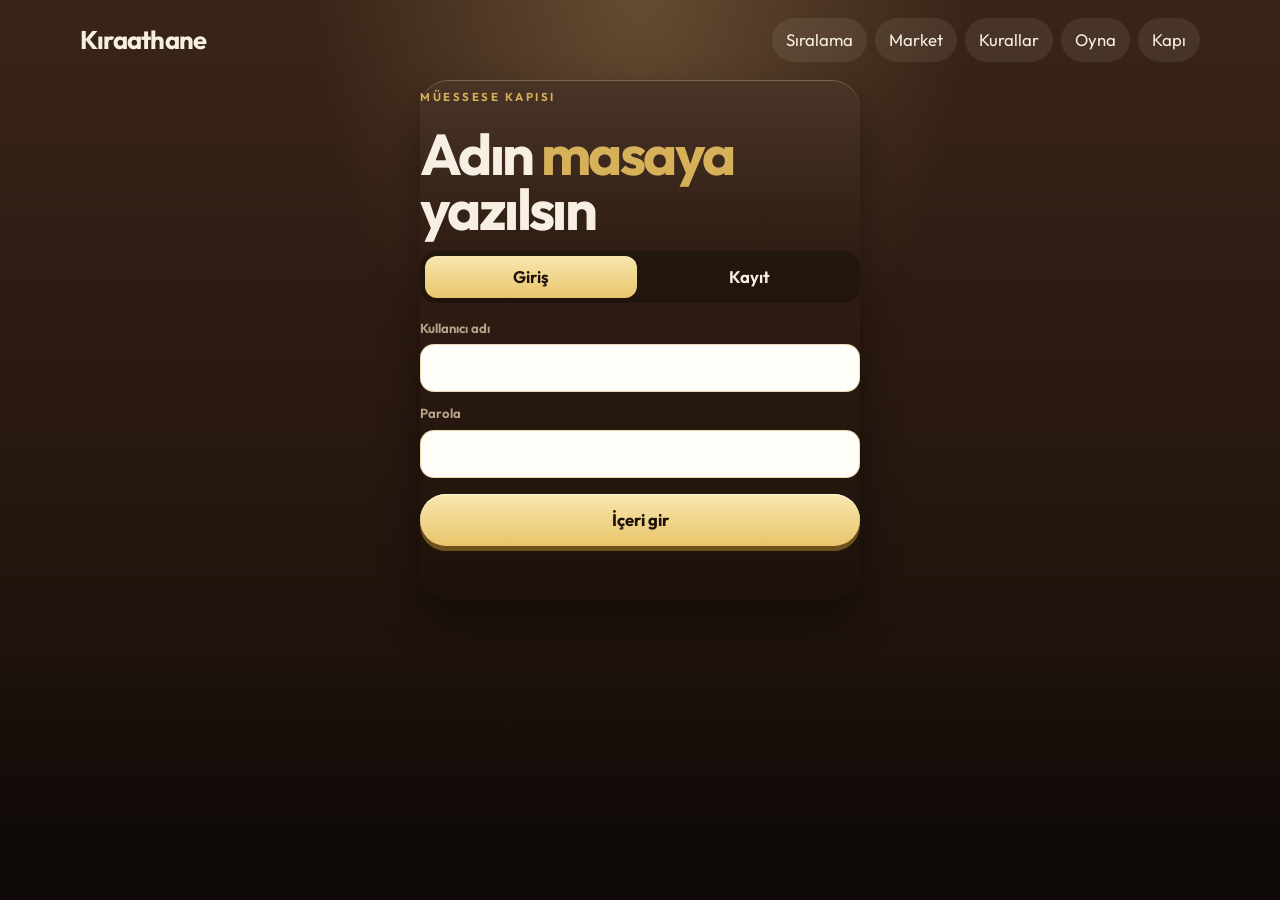
<file: src/KiraathaneTactics.API/wwwroot/kapi.html>
<!DOCTYPE html>
<html lang="tr">
<head>
  <meta charset="utf-8" />
  <meta name="viewport" content="width=device-width, initial-scale=1, viewport-fit=cover" />
  <title>Kapı — Kıraathane Tactics</title>
  <link rel="preconnect" href="https://fonts.googleapis.com" />
  <link rel="preconnect" href="https://fonts.gstatic.com" crossorigin />
  <link href="https://fonts.googleapis.com/css2?family=Outfit:wght@400;500;650;700&display=swap" rel="stylesheet" />
  <link rel="stylesheet" href="landing.css?v=101" />
</head>
<body class="page-play page-door">
  <div class="room" aria-hidden="true">
    <div class="lamp"></div>
    <div class="haze"></div>
  </div>
  <header class="top">
    <a class="brand" href="/index.html">Kıraathane</a>
    <nav class="desk-nav" aria-label="Sayfa">
      <a href="/siralama.html">Sıralama</a>
      <a href="/market.html">Market</a>
      <a href="/kurallar.html">Kurallar</a>
      <a href="/oyna.html">Oyna</a>
    </nav>
  </header>
  <main>
    <section class="door" aria-labelledby="door-title">
      <p class="door-mark">Müessese kapısı</p>
      <h1 id="door-title">Adın <em>masaya</em> yazılsın</h1>
      <div id="door-session" hidden></div>
      <div id="door-forms">
        <div class="door-tabs" role="tablist" aria-label="Kapı">
          <button type="button" id="tab-in" role="tab" aria-selected="true" aria-controls="form-in">Giriş</button>
          <button type="button" id="tab-up" role="tab" aria-selected="false" aria-controls="form-up">Kayıt</button>
        </div>
        <form id="form-in">
          <label>Kullanıcı adı
            <input name="login" autocomplete="username" required minlength="2" maxlength="40" />
          </label>
          <label>Parola
            <input name="password" type="password" autocomplete="current-password" required minlength="8" />
          </label>
          <button class="cta" type="submit">İçeri gir</button>
        </form>
        <form id="form-up" hidden>
          <label>Kullanıcı adı
            <input name="fullName" autocomplete="nickname" placeholder="Örn. Çaycı Nuri" required minlength="2" maxlength="40" />
          </label>
          <label>E-posta
            <input name="email" type="email" autocomplete="email" required maxlength="256" />
          </label>
          <label>Parola
            <input name="password" type="password" autocomplete="new-password" required minlength="8" />
          </label>
          <button class="cta" type="submit">Deftere yazıl</button>
        </form>
        <p class="note" id="door-note" role="status"></p>
      </div>
    </section>
  </main>
    <svg class="dock-shape" width="0" height="0" aria-hidden="true" focusable="false">
    <defs>
      <clipPath id="dock-notch" clipPathUnits="objectBoundingBox">
        <path d="M0,.34 C0,.2 .04,.2 .08,.2 H.30 C.38,.2 .41,.2 .44,.06 C.47,0 .53,0 .56,.06 C.59,.2 .62,.2 .70,.2 H.92 C.96,.2 1,.2 1,.34 V1 H0 Z"/>
      </clipPath>
    </defs>
  </svg>  <nav class="dock" aria-label="Masa">
    <a href="/siralama.html"><svg class="ico" viewBox="0 0 24 24" aria-hidden="true"><path d="M7 20h10M8 16h8l1.2-7H6.8z"/><path d="M9 9c0-2.4 1.2-4 3-4s3 1.6 3 4"/></svg>Sıralama</a>
    <a href="/oyna.html" class="dock-play"><svg class="ico" viewBox="0 0 24 24" aria-hidden="true"><rect x="5" y="4" width="14" height="16" rx="2.5"/><path d="M9 9h6M15 16h.01"/></svg>Oyna</a>
    <a href="/market.html"><svg class="ico" viewBox="0 0 24 24" aria-hidden="true"><path d="M5 9h14l-1 11H6z"/><path d="M8 9V7a4 4 0 0 1 8 0v2"/></svg>Market</a>
    <a href="/kurallar.html"><svg class="ico" viewBox="0 0 24 24" aria-hidden="true"><path d="M6 5.5h12v14H6z"/><path d="M9 9h6M9 12.5h6M9 16h4"/></svg>Kurallar</a>
  </nav>
  <script src="portraits.js?v=4"></script>
  <script src="landing.js?v=47"></script>
  <script src="kapi.js?v=15"></script>
</body>
</html>
</file>
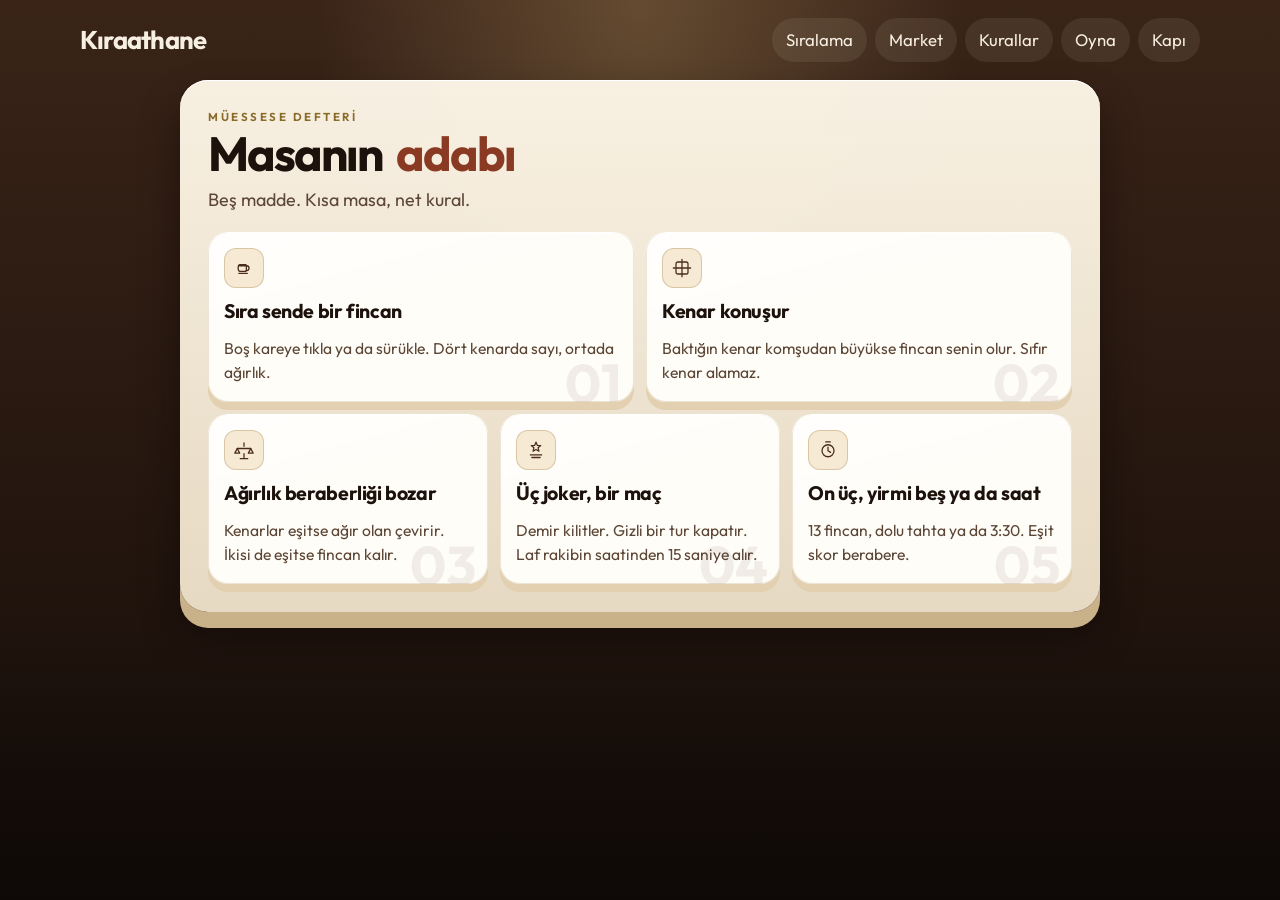
<file: src/KiraathaneTactics.API/wwwroot/kurallar.html>
<!DOCTYPE html>
<html lang="tr">
<head>
  <meta charset="utf-8" />
  <meta name="viewport" content="width=device-width, initial-scale=1, viewport-fit=cover" />
  <title>Kurallar — Kıraathane Tactics</title>
  <link rel="preconnect" href="https://fonts.googleapis.com" />
  <link rel="preconnect" href="https://fonts.gstatic.com" crossorigin />
  <link href="https://fonts.googleapis.com/css2?family=Outfit:wght@400;500;650;700&display=swap" rel="stylesheet" />
  <link rel="stylesheet" href="landing.css?v=103" />
</head>
<body class="page-rules">
  <div class="room" aria-hidden="true">
    <div class="lamp"></div>
    <div class="haze"></div>
  </div>
  <header class="top">
    <a class="brand" href="/index.html">Kıraathane</a>
    <nav class="desk-nav" aria-label="Sayfa">
      <a href="/siralama.html">Sıralama</a>
      <a href="/market.html">Market</a>
      <a href="/kurallar.html" aria-current="page">Kurallar</a>
      <a href="/oyna.html">Oyna</a>
    </nav>
  </header>
  <main>
    <section class="panel folio" aria-labelledby="rules-title">
      <header class="folio-head">
        <p class="folio-mark">Müessese defteri</p>
        <h1 id="rules-title"><span>Masanın</span> <em>adabı</em></h1>
        <p class="lede">Beş madde. Kısa masa, net kural.</p>
      </header>
      <ol class="rules">
        <li>
          <span class="rule-mark" aria-hidden="true">
            <svg viewBox="0 0 32 32">
              <path d="M10 13h9.5a3.2 3.2 0 0 1 0 6.4H19"/>
              <path d="M10.5 11.5h8.2c.7 1.7.7 7.3 0 9H10.5c-1.5 0-2.3-1.6-2.3-4.5s.8-4.5 2.3-4.5z"/>
              <path d="M9.2 23.2h11.2"/>
            </svg>
          </span>
          <strong>Sıra sende bir fincan</strong>
          <span>Boş kareye tıkla ya da sürükle. Dört kenarda sayı, ortada ağırlık.</span>
        </li>
        <li>
          <span class="rule-mark" aria-hidden="true">
            <svg viewBox="0 0 32 32">
              <rect x="8" y="8" width="16" height="16" rx="2.5"/>
              <path d="M16 8v16M8 16h16"/>
              <path d="M16 4.5v2.2M16 25.3v2.2M4.5 16h2.2M25.3 16h2.2"/>
            </svg>
          </span>
          <strong>Kenar konuşur</strong>
          <span>Baktığın kenar komşudan büyükse fincan senin olur. Sıfır kenar alamaz.</span>
        </li>
        <li>
          <span class="rule-mark" aria-hidden="true">
            <svg viewBox="0 0 32 32">
              <path d="M16 6.5v4.5M16 21v5"/>
              <path d="M11 27.5h10"/>
              <path d="M7 14h18"/>
              <path d="M7 14l3.2 6.2h-6.4zM25 14l3.2 6.2h-6.4z"/>
            </svg>
          </span>
          <strong>Ağırlık beraberliği bozar</strong>
          <span>Kenarlar eşitse ağır olan çevirir. İkisi de eşitse fincan kalır.</span>
        </li>
        <li>
          <span class="rule-mark" aria-hidden="true">
            <svg viewBox="0 0 32 32">
              <path d="M16 5.5l1.7 4.2 4.6.4-3.5 3 1.1 4.5L16 15.4l-3.9 2.2 1.1-4.5-3.5-3 4.6-.4z"/>
              <path d="M8.5 22.5h15M10.5 26h11"/>
            </svg>
          </span>
          <strong>Üç joker, bir maç</strong>
          <span>Demir kilitler. Gizli bir tur kapatır. Laf rakibin saatinden 15 saniye alır.</span>
        </li>
        <li>
          <span class="rule-mark" aria-hidden="true">
            <svg viewBox="0 0 32 32">
              <circle cx="16" cy="17" r="8"/>
              <path d="M16 17V12.2M16 17l3.4 2.2"/>
              <path d="M13 5.2h6"/>
            </svg>
          </span>
          <strong>On üç, yirmi beş ya da saat</strong>
          <span>13 fincan, dolu tahta ya da 3:30. Eşit skor berabere.</span>
        </li>
      </ol>
    </section>
  </main>
    <svg class="dock-shape" width="0" height="0" aria-hidden="true" focusable="false">
    <defs>
      <clipPath id="dock-notch" clipPathUnits="objectBoundingBox">
        <path d="M0,.34 C0,.2 .04,.2 .08,.2 H.30 C.38,.2 .41,.2 .44,.06 C.47,0 .53,0 .56,.06 C.59,.2 .62,.2 .70,.2 H.92 C.96,.2 1,.2 1,.34 V1 H0 Z"/>
      </clipPath>
    </defs>
  </svg>  <nav class="dock" aria-label="Masa">
    <a href="/siralama.html"><svg class="ico" viewBox="0 0 24 24" aria-hidden="true"><path d="M7 20h10M8 16h8l1.2-7H6.8z"/><path d="M9 9c0-2.4 1.2-4 3-4s3 1.6 3 4"/></svg>Sıralama</a>
    <a href="/oyna.html" class="dock-play"><svg class="ico" viewBox="0 0 24 24" aria-hidden="true"><rect x="5" y="4" width="14" height="16" rx="2.5"/><path d="M9 9h6M15 16h.01"/></svg>Oyna</a>
    <a href="/market.html"><svg class="ico" viewBox="0 0 24 24" aria-hidden="true"><path d="M5 9h14l-1 11H6z"/><path d="M8 9V7a4 4 0 0 1 8 0v2"/></svg>Market</a>
    <a href="/kurallar.html" aria-current="page"><svg class="ico" viewBox="0 0 24 24" aria-hidden="true"><path d="M6 5.5h12v14H6z"/><path d="M9 9h6M9 12.5h6M9 16h4"/></svg>Kurallar</a>
  </nav>
  <script src="landing.js?v=47"></script>
</body>
</html>
</file>
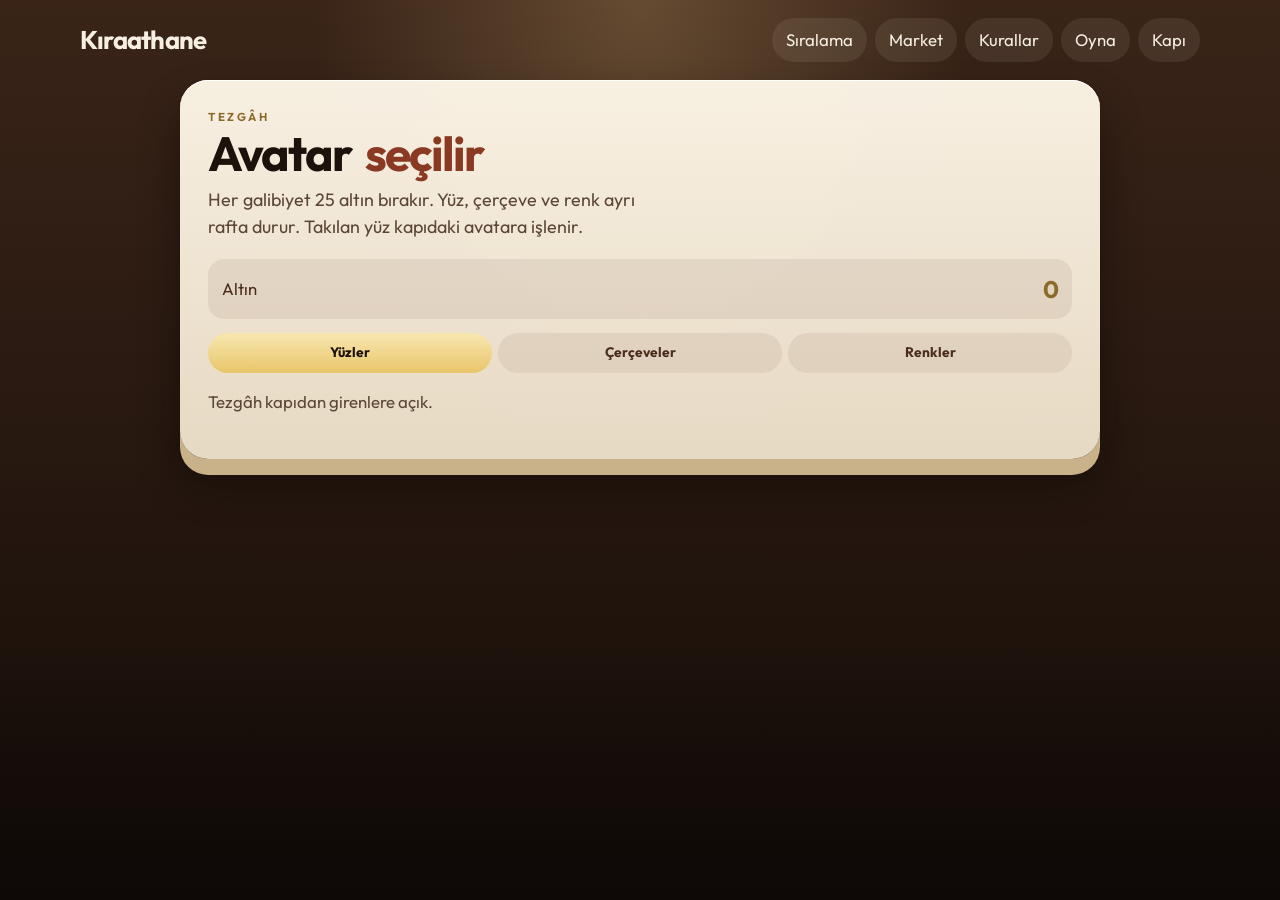
<file: src/KiraathaneTactics.API/wwwroot/market.html>
<!DOCTYPE html>
<html lang="tr">
<head>
  <meta charset="utf-8" />
  <meta name="viewport" content="width=device-width, initial-scale=1, viewport-fit=cover" />
  <title>Market — Kıraathane Tactics</title>
  <link rel="preconnect" href="https://fonts.googleapis.com" />
  <link rel="preconnect" href="https://fonts.gstatic.com" crossorigin />
  <link href="https://fonts.googleapis.com/css2?family=Outfit:wght@400;500;650;700&display=swap" rel="stylesheet" />
  <link rel="stylesheet" href="landing.css?v=101" />
</head>
<body class="page-board">
  <div class="room" aria-hidden="true">
    <div class="lamp"></div>
    <div class="haze"></div>
  </div>
  <header class="top">
    <a class="brand" href="/index.html">Kıraathane</a>
    <nav class="desk-nav" aria-label="Sayfa">
      <a href="/siralama.html">Sıralama</a>
      <a href="/market.html" aria-current="page">Market</a>
      <a href="/kurallar.html">Kurallar</a>
      <a href="/oyna.html">Oyna</a>
    </nav>
  </header>
  <main>
    <section class="panel wall" aria-labelledby="market-title">
      <header class="folio-head">
        <p class="folio-mark">Tezgâh</p>
        <h1 id="market-title"><span>Avatar</span> <em>seçilir</em></h1>
        <p class="lede">Her galibiyet 25 altın bırakır. Yüz, çerçeve ve renk ayrı rafta durur. Takılan yüz kapıdaki avatara işlenir.</p>
      </header>
      <p class="market-purse" id="market-purse"><span>Altın</span><strong>0</strong></p>
      <div class="market-tabs" role="tablist" aria-label="Tezgâh rafları">
        <button type="button" role="tab" id="tab-faces" aria-controls="market-grid" aria-selected="true">Yüzler</button>
        <button type="button" role="tab" id="tab-frames" aria-controls="market-grid" aria-selected="false">Çerçeveler</button>
        <button type="button" role="tab" id="tab-colors" aria-controls="market-grid" aria-selected="false">Renkler</button>
      </div>
      <p class="note" id="market-note"></p>
      <div class="market-grid" id="market-grid" role="tabpanel" aria-labelledby="tab-faces"></div>
    </section>
  </main>
    <svg class="dock-shape" width="0" height="0" aria-hidden="true" focusable="false">
    <defs>
      <clipPath id="dock-notch" clipPathUnits="objectBoundingBox">
        <path d="M0,.34 C0,.2 .04,.2 .08,.2 H.30 C.38,.2 .41,.2 .44,.06 C.47,0 .53,0 .56,.06 C.59,.2 .62,.2 .70,.2 H.92 C.96,.2 1,.2 1,.34 V1 H0 Z"/>
      </clipPath>
    </defs>
  </svg>  <nav class="dock" aria-label="Masa">
    <a href="/siralama.html"><svg class="ico" viewBox="0 0 24 24" aria-hidden="true"><path d="M7 20h10M8 16h8l1.2-7H6.8z"/><path d="M9 9c0-2.4 1.2-4 3-4s3 1.6 3 4"/></svg>Sıralama</a>
    <a href="/oyna.html" class="dock-play"><svg class="ico" viewBox="0 0 24 24" aria-hidden="true"><rect x="5" y="4" width="14" height="16" rx="2.5"/><path d="M9 9h6M15 16h.01"/></svg>Oyna</a>
    <a href="/market.html" aria-current="page"><svg class="ico" viewBox="0 0 24 24" aria-hidden="true"><path d="M5 9h14l-1 11H6z"/><path d="M8 9V7a4 4 0 0 1 8 0v2"/></svg>Market</a>
    <a href="/kurallar.html"><svg class="ico" viewBox="0 0 24 24" aria-hidden="true"><path d="M6 5.5h12v14H6z"/><path d="M9 9h6M9 12.5h6M9 16h4"/></svg>Kurallar</a>
  </nav>
  <script src="portraits.js?v=4"></script>
  <script src="landing.js?v=47"></script>
  <script src="market.js?v=5"></script>
</body>
</html>
</file>
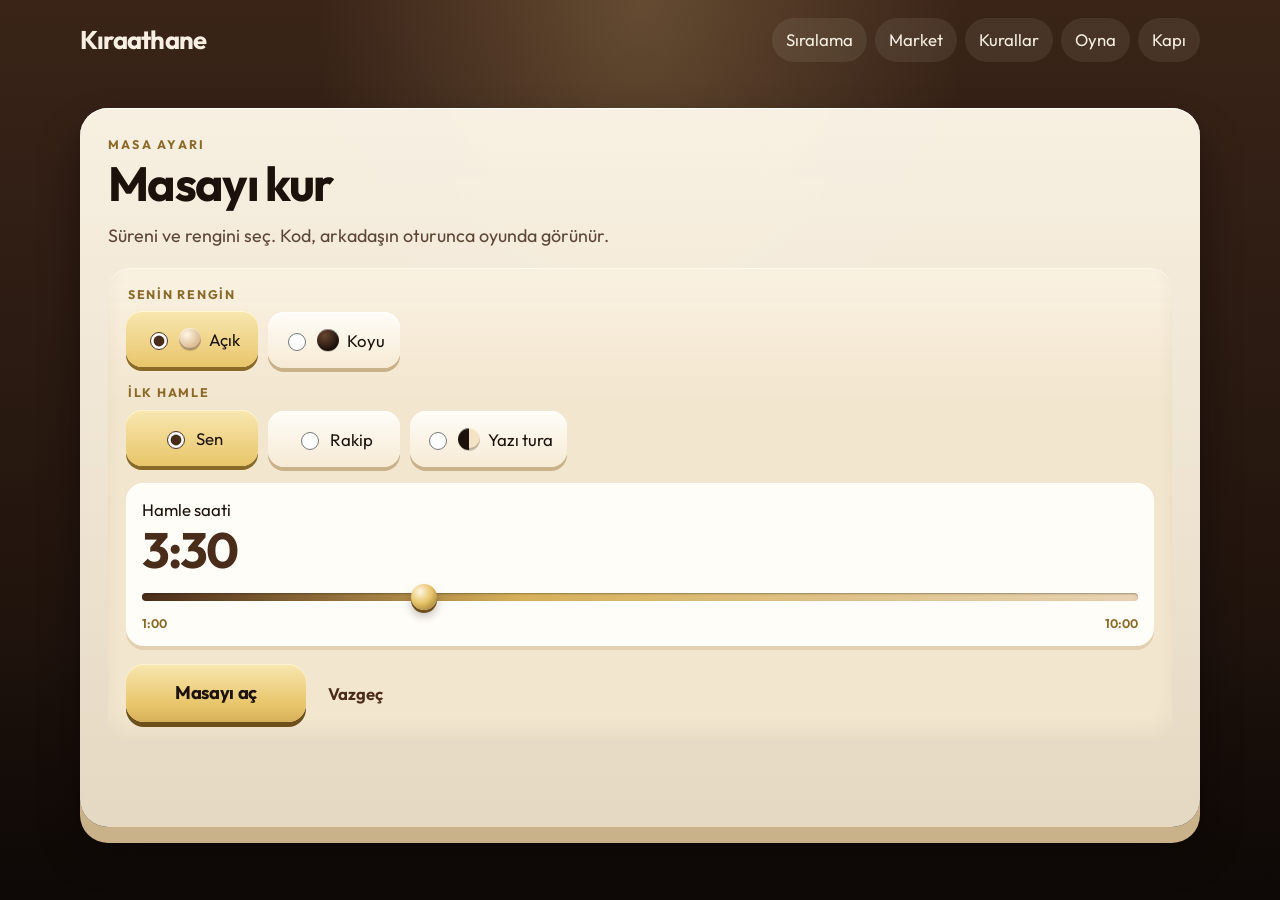
<file: src/KiraathaneTactics.API/wwwroot/masa.html>
<!DOCTYPE html>
<html lang="tr">
<head>
  <meta charset="utf-8" />
  <meta name="viewport" content="width=device-width, initial-scale=1, viewport-fit=cover" />
  <title>Masa ayarı — Kıraathane Tactics</title>
  <link rel="preconnect" href="https://fonts.googleapis.com" />
  <link rel="preconnect" href="https://fonts.gstatic.com" crossorigin />
  <link href="https://fonts.googleapis.com/css2?family=Outfit:wght@400;500;650;700&display=swap" rel="stylesheet" />
  <link rel="stylesheet" href="landing.css?v=101" />
</head>
<body class="page-play">
  <div class="room" aria-hidden="true">
    <div class="lamp"></div>
    <div class="haze"></div>
  </div>
  <header class="top">
    <a class="brand" href="/index.html">Kıraathane</a>
    <nav class="desk-nav" aria-label="Sayfa">
      <a href="/siralama.html">Sıralama</a>
      <a href="/market.html">Market</a>
      <a href="/kurallar.html">Kurallar</a>
      <a href="/oyna.html" aria-current="page">Oyna</a>
    </nav>
  </header>
  <main>
    <section class="panel play-panel table-sheet" aria-labelledby="table-title">
      <header class="sheet-head">
        <p class="sheet-mark">Masa ayarı</p>
        <h1 id="table-title">Masayı kur</h1>
        <p class="lede">Süreni ve rengini seç. Kod, arkadaşın oturunca oyunda görünür.</p>
      </header>
      <form id="table-form" class="table-form">
        <fieldset class="levels">
          <legend>Senin rengin</legend>
          <div class="swatches">
            <label><input type="radio" name="color" value="Light" checked /><i class="swatch light" aria-hidden="true"></i> Açık</label>
            <label><input type="radio" name="color" value="Dark" /><i class="swatch dark" aria-hidden="true"></i> Koyu</label>
          </div>
        </fieldset>
        <fieldset class="levels">
          <legend>İlk hamle</legend>
          <div class="swatches">
            <label><input type="radio" name="opening" value="host" checked /> Sen</label>
            <label><input type="radio" name="opening" value="guest" /> Rakip</label>
            <label><input type="radio" name="opening" value="coin" /><i class="swatch coin" aria-hidden="true"></i> Yazı tura</label>
          </div>
        </fieldset>
        <label class="clock-field">
          <span class="levels legend">Hamle saati</span>
          <strong class="clock-readout" id="clock-readout">3:30</strong>
          <input id="match-length" name="minutes" type="range" min="1" max="10" step="0.5" value="3.5" aria-valuemin="1" aria-valuemax="10" />
          <span class="clock-ends" aria-hidden="true"><span>1:00</span><span>10:00</span></span>
        </label>
        <div class="table-actions">
          <button type="submit" class="cta slab">Masayı aç</button>
          <a class="back" href="/oyna.html">Vazgeç</a>
        </div>
      </form>
      <p class="note" id="queue-note" role="status"></p>
    </section>
  </main>
    <svg class="dock-shape" width="0" height="0" aria-hidden="true" focusable="false">
    <defs>
      <clipPath id="dock-notch" clipPathUnits="objectBoundingBox">
        <path d="M0,.34 C0,.2 .04,.2 .08,.2 H.30 C.38,.2 .41,.2 .44,.06 C.47,0 .53,0 .56,.06 C.59,.2 .62,.2 .70,.2 H.92 C.96,.2 1,.2 1,.34 V1 H0 Z"/>
      </clipPath>
    </defs>
  </svg>  <nav class="dock" aria-label="Masa">
    <a href="/siralama.html"><svg class="ico" viewBox="0 0 24 24" aria-hidden="true"><path d="M7 20h10M8 16h8l1.2-7H6.8z"/><path d="M9 9c0-2.4 1.2-4 3-4s3 1.6 3 4"/></svg>Sıralama</a>
    <a href="/oyna.html" class="dock-play" aria-current="page"><svg class="ico" viewBox="0 0 24 24" aria-hidden="true"><rect x="5" y="4" width="14" height="16" rx="2.5"/><path d="M9 9h6M15 16h.01"/></svg>Oyna</a>
    <a href="/market.html"><svg class="ico" viewBox="0 0 24 24" aria-hidden="true"><path d="M5 9h14l-1 11H6z"/><path d="M8 9V7a4 4 0 0 1 8 0v2"/></svg>Market</a>
    <a href="/kurallar.html"><svg class="ico" viewBox="0 0 24 24" aria-hidden="true"><path d="M6 5.5h12v14H6z"/><path d="M9 9h6M9 12.5h6M9 16h4"/></svg>Kurallar</a>
  </nav>
  <script src="landing.js?v=47"></script>
</body>
</html>
</file>
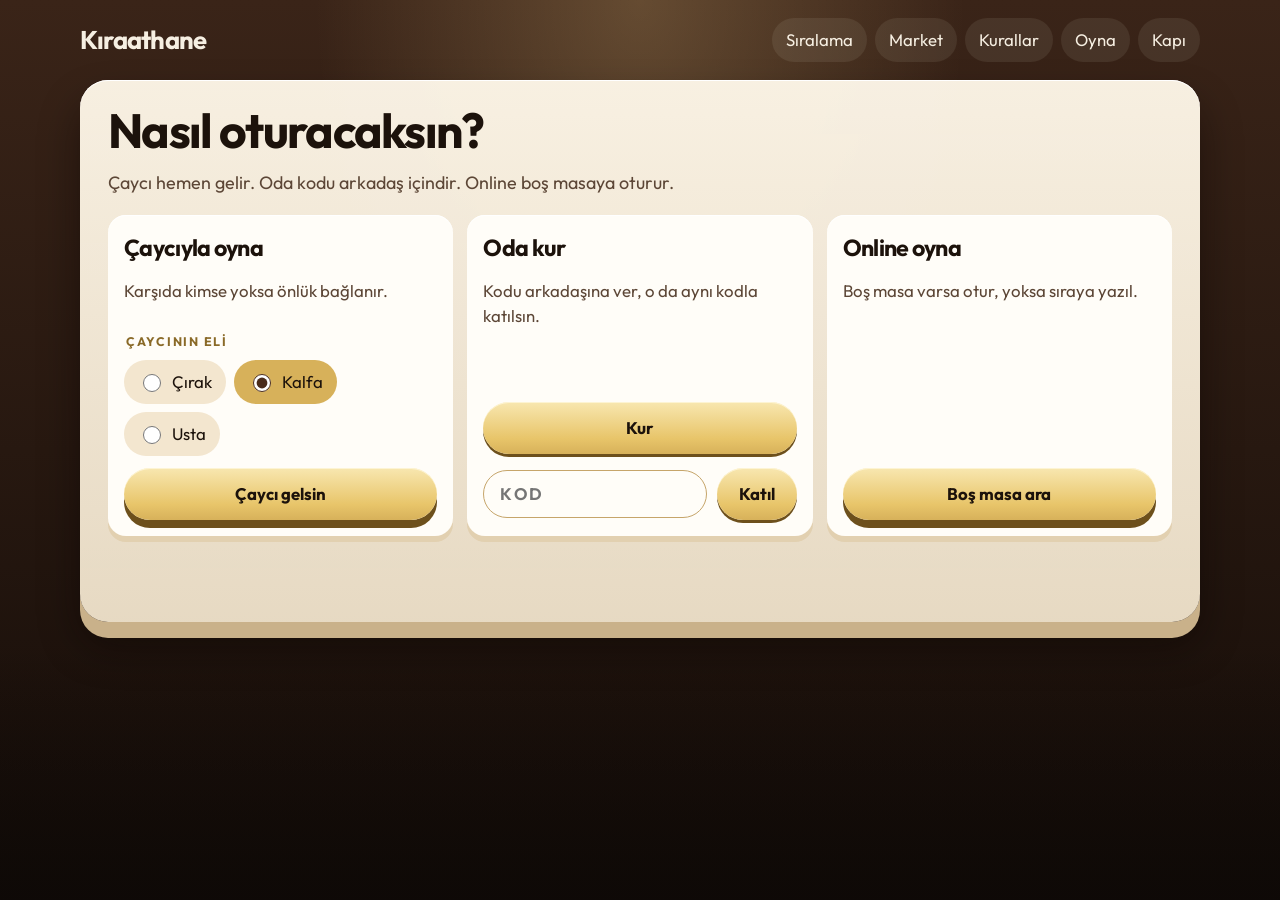
<file: src/KiraathaneTactics.API/wwwroot/oyna.html>
<!DOCTYPE html>
<html lang="tr">
<head>
  <meta charset="utf-8" />
  <meta name="viewport" content="width=device-width, initial-scale=1, viewport-fit=cover" />
  <title>Oyna — Kıraathane Tactics</title>
  <link rel="preconnect" href="https://fonts.googleapis.com" />
  <link rel="preconnect" href="https://fonts.gstatic.com" crossorigin />
  <link href="https://fonts.googleapis.com/css2?family=Outfit:wght@400;500;650;700&display=swap" rel="stylesheet" />
  <link rel="stylesheet" href="landing.css?v=101" />
</head>
<body class="page-play">
  <div class="room" aria-hidden="true">
    <div class="lamp"></div>
    <div class="haze"></div>
  </div>
  <header class="top">
    <a class="brand" href="/index.html">Kıraathane</a>
    <nav class="desk-nav" aria-label="Sayfa">
      <a href="/siralama.html">Sıralama</a>
      <a href="/market.html">Market</a>
      <a href="/kurallar.html">Kurallar</a>
      <a href="/oyna.html" aria-current="page">Oyna</a>
    </nav>
  </header>
  <main>
    <section class="panel play-panel" aria-labelledby="play-title">
      <h1 id="play-title">Nasıl oturacaksın?</h1>
      <p class="lede">Çaycı hemen gelir. Oda kodu arkadaş içindir. Online boş masaya oturur.</p>
      <div class="mode-grid">
        <article class="mode">
          <h2>Çaycıyla oyna</h2>
          <p>Karşıda kimse yoksa önlük bağlanır.</p>
          <fieldset class="levels">
            <legend>Çaycının eli</legend>
            <label><input type="radio" name="level" value="cirak" /> Çırak</label>
            <label><input type="radio" name="level" value="kalfa" checked /> Kalfa</label>
            <label><input type="radio" name="level" value="usta" /> Usta</label>
          </fieldset>
          <button type="button" class="cta" id="play-bot">Çaycı gelsin</button>
        </article>
        <article class="mode">
          <h2>Oda kur</h2>
          <p>Kodu arkadaşına ver, o da aynı kodla katılsın.</p>
          <div class="room-actions">
            <a class="cta" id="host-room" href="/masa.html">Kur</a>
            <form id="join-room" class="join-room">
              <label class="sr" for="join-code">Oda kodu</label>
              <input id="join-code" name="roomCode" maxlength="6" autocomplete="off" spellcheck="false" placeholder="KOD" required />
              <button type="submit" class="cta">Katıl</button>
            </form>
          </div>
        </article>
        <article class="mode">
          <h2>Online oyna</h2>
          <p>Boş masa varsa otur, yoksa sıraya yazıl.</p>
          <button type="button" class="cta" id="find-rival">Boş masa ara</button>
        </article>
      </div>
      <p class="note" id="queue-note" role="status"></p>
    </section>
  </main>
  <dialog id="queue" aria-labelledby="queue-title">
    <div class="queue-glass" aria-hidden="true">
      <svg class="tea-glass" viewBox="0 0 34 48">
        <defs>
          <clipPath id="queue-tulip" clipPathUnits="userSpaceOnUse">
            <path d="M5.4 3.2H28.6C29.4 6.6 28.2 10 26.2 13.2 24.4 16 23.2 18 23.2 20.2c0 2.4 1.6 4.4 3.4 6.6 1.8 2.2 2.8 4.4 2.4 6.8-.9 5.4-6.2 9.4-12 9.4s-11.1-4-12-9.4c-.4-2.4.6-4.6 2.4-6.8 1.8-2.2 3.4-4.2 3.4-6.6 0-2.2-1.2-4.2-3-7C5.8 10 4.6 6.6 5.4 3.2Z"/>
          </clipPath>
          <linearGradient id="queue-brew" x1="0" y1="0" x2="0" y2="1">
            <stop offset="0" stop-color="#ffd0c4"/>
            <stop offset="0.08" stop-color="#e1062c"/>
            <stop offset="0.55" stop-color="#b00018"/>
            <stop offset="1" stop-color="#7a0614"/>
          </linearGradient>
        </defs>
        <g clip-path="url(#queue-tulip)">
          <rect class="tea-air" x="2" y="3.2" width="30" height="8.6" fill="rgba(255,255,255,.55)"/>
          <path class="tea-brew" d="M2 11.2h30v36H2z" fill="url(#queue-brew)"/>
          <path class="tea-shine" d="M12 14c1 9 .2 18-1 24" fill="none" stroke="rgba(255,236,210,.55)" stroke-width="1.8" stroke-linecap="round"/>
          <g class="tea-spoon">
            <path d="M17 4.2v28" fill="none" stroke="#c9a24e" stroke-width="1.5" stroke-linecap="round"/>
            <ellipse cx="17" cy="32.6" rx="2.1" ry="2.6" fill="#d7b15a"/>
          </g>
        </g>
        <path class="tea-lip" d="M5.4 3.2H28.6C29.4 6.6 28.2 10 26.2 13.2 24.4 16 23.2 18 23.2 20.2c0 2.4 1.6 4.4 3.4 6.6 1.8 2.2 2.8 4.4 2.4 6.8-.9 5.4-6.2 9.4-12 9.4s-11.1-4-12-9.4c-.4-2.4.6-4.6 2.4-6.8 1.8-2.2 3.4-4.2 3.4-6.6 0-2.2-1.2-4.2-3-7C5.8 10 4.6 6.6 5.4 3.2Z" fill="none" stroke="rgba(255,255,255,.85)" stroke-width="1.2" stroke-linejoin="round"/>
      </svg>
    </div>
    <h2 id="queue-title">Rakip aranıyor</h2>
    <p id="queue-copy" class="sr">Rakip aranıyor.</p>
    <p class="code" id="queue-code" hidden></p>
    <menu>
      <button type="button" class="cta ghost" id="queue-cancel">Vazgeç</button>
    </menu>
  </dialog>
    <svg class="dock-shape" width="0" height="0" aria-hidden="true" focusable="false">
    <defs>
      <clipPath id="dock-notch" clipPathUnits="objectBoundingBox">
        <path d="M0,.34 C0,.2 .04,.2 .08,.2 H.30 C.38,.2 .41,.2 .44,.06 C.47,0 .53,0 .56,.06 C.59,.2 .62,.2 .70,.2 H.92 C.96,.2 1,.2 1,.34 V1 H0 Z"/>
      </clipPath>
    </defs>
  </svg>  <nav class="dock" aria-label="Masa">
    <a href="/siralama.html"><svg class="ico" viewBox="0 0 24 24" aria-hidden="true"><path d="M7 20h10M8 16h8l1.2-7H6.8z"/><path d="M9 9c0-2.4 1.2-4 3-4s3 1.6 3 4"/></svg>Sıralama</a>
    <a href="/oyna.html" class="dock-play" aria-current="page"><svg class="ico" viewBox="0 0 24 24" aria-hidden="true"><rect x="5" y="4" width="14" height="16" rx="2.5"/><path d="M9 9h6M15 16h.01"/></svg>Oyna</a>
    <a href="/market.html"><svg class="ico" viewBox="0 0 24 24" aria-hidden="true"><path d="M5 9h14l-1 11H6z"/><path d="M8 9V7a4 4 0 0 1 8 0v2"/></svg>Market</a>
    <a href="/kurallar.html"><svg class="ico" viewBox="0 0 24 24" aria-hidden="true"><path d="M6 5.5h12v14H6z"/><path d="M9 9h6M9 12.5h6M9 16h4"/></svg>Kurallar</a>
  </nav>
  <script src="landing.js?v=47"></script>
</body>
</html>
</file>
<file: src/KiraathaneTactics.API/wwwroot/landing.css>
@charset "utf-8";
:root {
  --ink: #1c120b;
  --paper: #f6efe2;
  --paper-deep: #eadcc6;
  --walnut: #4a2c1a;
  --felt: #1d3b30;
  --brass: #d7b15a;
  --brass-deep: #8a6a28;
  --muted: #b7a48c;
  --danger: #c4553a;
  --font-display: "Outfit", "Segoe UI", sans-serif;
  --font-body: "Outfit", "Segoe UI", sans-serif;
  --shadow: 0 24px 40px rgba(8, 4, 2, 0.45);
}
h1, h2, .brand, .play-slab, .tile .front b, .tile .front small,
.folio-head h1, .rules strong, .podium strong, .podium em, .podium .medal,
.leaderboard .rank, .leaderboard .score, .leaderboard .empty b,
.door-session strong, .door-avatar, .market-purse strong, .door-lines dd,
.wait-code, .wait-facts strong, .wait-veil p, .clock-readout, dialog h2,
.tea-toast, .code, .cup b, .mast-who strong {
  font-weight: 700;
  font-synthesis: none;
  letter-spacing: -0.03em;
}

* { box-sizing: border-box; }
html { scroll-behavior: smooth; scrollbar-color: #8a6a28 transparent; }
html::-webkit-scrollbar, body::-webkit-scrollbar { width: 0; height: 0; }
body {
  margin: 0;
  min-height: 100dvh;
  color: var(--paper);
  font-family: var(--font-body);
  font-size: 1.05rem;
  line-height: 1.5;
  background: #140c08;
}

.cafe {
  position: fixed;
  inset: 0;
  z-index: -2;
  overflow: hidden;
  background:
    radial-gradient(ellipse at 50% 0%, rgba(255, 214, 150, 0.2), transparent 32%),
    linear-gradient(180deg, #3a2418 0%, #140c08 46%, #0c0705 100%);
}
.cafe .glow {
  position: absolute;
  left: 50%;
  top: -8%;
  width: min(520px, 130vw);
  height: 340px;
  border-radius: 50%;
  background: radial-gradient(ellipse, rgba(255, 214, 150, 0.34), rgba(215, 177, 90, 0.08) 46%, transparent 72%);
  transform: translateX(-50%);
  animation: lamp 9s ease-in-out infinite;
}
.table-wood {
  position: absolute;
  left: 50%;
  top: 42%;
  width: min(430px, 108vw);
  aspect-ratio: 0.92;
  border-radius: 46px;
  background:
    repeating-linear-gradient(90deg, #6a4128 0 18px, #4a2c1a 18px 22px, #7a4e30 22px 40px);
  box-shadow:
    inset 0 0 0 14px #2a170e,
    inset 0 0 0 18px rgba(215, 177, 90, 0.45),
    0 30px 50px rgba(0, 0, 0, 0.45);
  transform: translate(-50%, -50%);
}
.felt-board {
  position: absolute;
  inset: 28px;
  display: grid;
  grid-template-columns: repeat(5, 1fr);
  gap: 8px;
  padding: 14px;
  border-radius: 28px;
  background:
    radial-gradient(circle at 28% 18%, rgba(255, 255, 255, 0.1), transparent 30%),
    linear-gradient(165deg, #2a6654, #16382d 72%);
  box-shadow: inset 0 0 0 1px rgba(215, 177, 90, 0.35);
  animation: felt-breathe 11s ease-in-out infinite;
}
.felt-board i {
  border-radius: 10px;
  background:
    linear-gradient(160deg, rgba(255, 255, 255, 0.07), transparent 42%),
    #1c4638;
  box-shadow: inset 0 0 0 1px rgba(215, 177, 90, 0.22);
}
.cafe .wisp {
  position: absolute;
  bottom: 18%;
  width: 2px;
  height: 90px;
  border-radius: 999px;
  background: linear-gradient(180deg, transparent, rgba(246, 239, 226, 0.45), transparent);
  opacity: 0;
  animation: wisp 8s ease-in-out infinite;
}
.cafe .wisp.a { left: 28%; animation-delay: 0s; }
.cafe .wisp.b { left: 50%; height: 120px; animation-delay: -2.6s; }
.cafe .wisp.c { left: 72%; animation-delay: -5.2s; }
.grain {
  position: fixed;
  inset: 0;
  z-index: -1;
  pointer-events: none;
  opacity: 0.05;
  background-image: radial-gradient(rgba(255, 255, 255, 0.7) 0.6px, transparent 0.6px);
  background-size: 3px 3px;
}

.top {
  display: flex;
  align-items: center;
  justify-content: space-between;
  gap: 16px;
  width: min(1120px, calc(100% - 32px));
  margin: 0 auto;
  padding: 18px 0;
  position: relative;
  z-index: 2;
}
.brand {
  color: var(--paper);
  font-family: var(--font-display);
  font-size: 1.6rem;
  text-decoration: none;
}
.desk-nav { display: flex; gap: 8px; flex-wrap: wrap; }
.top a:not(.brand) {
  min-height: 44px;
  display: inline-flex;
  align-items: center;
  padding: 0 14px;
  border-radius: 999px;
  color: var(--paper);
  text-decoration: none;
  background: rgba(255, 244, 224, 0.08);
}
.top a:focus-visible, .cta:focus-visible, .door button:focus-visible {
  outline: 3px solid var(--brass);
  outline-offset: 3px;
}
.account-chip {
  max-width: 11rem;
  overflow: hidden;
  text-overflow: ellipsis;
  white-space: nowrap;
}
.page-door main {
  width: min(460px, calc(100% - 32px));
  margin: 0 auto;
  padding-bottom: 28px;
}
.door {
  display: grid;
  gap: 14px;
  padding: 22px 20px 24px;
  border-radius: 28px;
  background:
    linear-gradient(180deg, rgba(255, 244, 224, 0.08), transparent 30%),
    linear-gradient(180deg, #3a2418, #1c120b);
  box-shadow: inset 0 1px 0 rgba(255, 226, 176, 0.28), var(--shadow);
}
.door-mark {
  margin: 0;
  color: var(--brass);
  font-size: 0.78rem;
  font-weight: 700;
  letter-spacing: 0.2em;
  text-transform: uppercase;
}
.door h1 {
  margin: 0;
  font-family: var(--font-display);
  font-size: clamp(2.2rem, 7vw, 3.1rem);
  line-height: 0.95;
  letter-spacing: -0.03em;
}
.door h1 em { font-style: italic; color: var(--brass); }
.door .lede { margin: 0; color: #f3e6cf; }
.door-tabs {
  display: grid;
  grid-template-columns: 1fr 1fr;
  gap: 8px;
}
.door-tabs button {
  min-height: 46px;
  border: 0;
  border-radius: 999px;
  background: rgba(255, 244, 224, 0.08);
  color: var(--paper);
  font: inherit;
  font-weight: 700;
  cursor: pointer;
}
.door-tabs button[aria-selected="true"] {
  background: linear-gradient(180deg, #f8e7b0, #e8c56a);
  color: var(--ink);
}
.door form { display: grid; gap: 10px; }
.door label {
  display: grid;
  gap: 6px;
  color: #f3e6cf;
  font-size: 0.86rem;
}
.door input {
  min-height: 50px;
  padding: 0 14px;
  border: 0;
  border-radius: 16px;
  background: #fffdf8;
  color: var(--ink);
  font: inherit;
}
.door .cta {
  min-height: 52px;
  margin-top: 4px;
  border: 0;
  border-radius: 999px;
  background: linear-gradient(180deg, #f8e7b0, #e8c56a);
  color: var(--ink);
  font: inherit;
  font-size: 1.05rem;
  font-weight: 700;
  cursor: pointer;
}
.door .note { min-height: 1.4em; margin: 0; color: #f3e6cf; }
.door .note.error { color: #ffb4a2; }
.door-session {
  display: flex;
  flex-direction: column;
  align-items: center;
  gap: 6px;
  padding: 22px 16px 16px;
  border-radius: 22px;
  text-align: center;
  background:
    linear-gradient(180deg, rgba(255, 244, 224, 0.1), transparent 42%),
    rgba(20, 12, 8, 0.28);
  box-shadow: inset 0 1px 0 rgba(255, 226, 176, 0.22);
}
.door-avatar {
  width: 96px;
  height: 96px;
  display: grid;
  place-items: center;
  margin-bottom: 8px;
  border-radius: 50%;
  background:
    radial-gradient(circle at 32% 26%, rgba(255, 255, 255, 0.5), transparent 34%),
    linear-gradient(160deg, #f8e7b0, #c4553a 58%, #4a2c1a);
  color: #fff8ea;
  font-family: var(--font-display);
  font-size: 2rem;
  letter-spacing: 0.04em;
  box-shadow: inset 0 1px 0 rgba(255, 246, 212, 0.7), 0 10px 0 rgba(20, 12, 8, 0.28);
}
.door-rank {
  margin: 2px 0 10px;
  color: var(--brass);
  font-size: 0.78rem;
  font-weight: 700;
  letter-spacing: 0.04em;
}
.door-avatar.frame-brass { box-shadow: inset 0 0 0 5px #e8c56a, 0 10px 0 rgba(20, 12, 8, 0.28); }
.door-avatar.frame-tea { border-radius: 28px; box-shadow: inset 0 0 0 5px #b00018, 0 10px 0 rgba(20, 12, 8, 0.28); }
.door-avatar.frame-night { box-shadow: inset 0 0 0 5px #1b2148, 0 0 0 3px #e8c56a, 0 10px 0 rgba(20, 12, 8, 0.28); }
.market-purse {
  display: flex;
  justify-content: space-between;
  align-items: center;
  gap: 12px;
  margin: 0 0 14px;
  padding: 12px 14px;
  border-radius: 16px;
  background: rgba(74, 44, 26, 0.08);
  color: #4a2c1a;
}
.market-purse strong { color: var(--brass-deep); font-family: var(--font-display); font-size: 1.5rem; }
.market-tabs {
  display: grid;
  grid-template-columns: repeat(3, minmax(0, 1fr));
  gap: 6px;
  margin: 0 0 12px;
}
.market-tabs button {
  min-height: 40px;
  padding: 0 8px;
  border: 0;
  border-radius: 999px;
  background: rgba(74, 44, 26, 0.08);
  color: #4a2c1a;
  font: inherit;
  font-size: 0.86rem;
  font-weight: 700;
  cursor: pointer;
}
.market-tabs button[aria-selected="true"] {
  background: linear-gradient(180deg, #f8e7b0, #e8c56a);
  color: var(--ink);
}
.market-grid { display: grid; gap: 10px; min-height: 0; overflow: auto; }
.market-card {
  display: grid;
  grid-template-columns: 76px 1fr auto;
  align-items: center;
  gap: 12px;
  padding: 10px;
  border: 1px solid rgba(215, 177, 90, 0.45);
  border-radius: 16px;
  background: #fffaf1;
  color: #4a2c1a;
}
.door-avatar.has-portrait {
  overflow: hidden;
  background: #f6ead7;
}
.door-avatar canvas {
  width: 100%;
  height: 100%;
  border-radius: inherit;
  display: block;
}
.market-card .door-avatar { width: 64px; height: 64px; margin: 0; font-size: 1rem; }
.market-card p { margin: 0; }
.market-card small { color: #8a6a45; }
.market-card button {
  min-height: 40px;
  padding: 0 12px;
  border: 0;
  border-radius: 999px;
  background: linear-gradient(180deg, #f8e7b0, #e8c56a);
  color: var(--ink);
  font: inherit;
  font-weight: 700;
  cursor: pointer;
}
.market-card button:disabled { opacity: 0.55; cursor: default; }
.profile-details {
  width: min(320px, 100%);
  padding: 14px 16px 12px;
  border: 1px solid rgba(215, 177, 90, 0.28);
  border-radius: 16px;
  background: rgba(20, 12, 8, 0.26);
}
.door-lines {
  display: grid;
  gap: 10px;
  width: 100%;
  margin: 0;
  text-align: left;
}
.door-lines div { min-width: 0; }
.door-lines dt {
  margin: 0;
  color: var(--brass);
  font-size: 0.68rem;
  font-weight: 700;
  letter-spacing: 0.12em;
  text-transform: uppercase;
}
.door-lines dd {
  margin: 2px 0 0;
  color: var(--paper);
  font-family: var(--font-display);
  font-size: 1.35rem;
  font-weight: 700;
  line-height: 1.15;
  overflow-wrap: anywhere;
}
.door-lines div + div dd {
  font-family: inherit;
  font-size: 0.92rem;
  font-weight: 650;
}
.door-lines div + div {
  padding-top: 9px;
  border-top: 1px solid rgba(255, 226, 176, 0.12);
}
.door-lines div + div dd {
  font-size: 0.98rem;
}
.door-session button {
  align-self: center;
  width: min(220px, 100%);
  min-height: 46px;
  margin-top: 6px;
  border: 0;
  border-radius: 999px;
  background: transparent;
  color: var(--paper);
  box-shadow: inset 0 0 0 1px rgba(255, 226, 176, 0.4);
  font: inherit;
  font-weight: 700;
  cursor: pointer;
}
.door-session form { display: grid; gap: 10px; }
.door-session .cta { justify-self: stretch; }

.title-screen {
  width: min(460px, calc(100% - 32px));
  margin: 0 auto;
  min-height: calc(100dvh - 92px);
  display: flex;
  flex-direction: column;
  align-items: center;
  justify-content: center;
  gap: 22px;
  text-align: center;
}
.cover { display: flex; flex-direction: column; align-items: center; gap: 8px; }
.poster-mark {
  margin: 0;
  color: var(--brass);
  font-weight: 700;
  letter-spacing: 0.22em;
  font-size: 0.78rem;
}
.cover-line {
  margin: 4px 0 0;
  color: #eadcc6;
  font-size: 1rem;
  letter-spacing: 0.01em;
}
.title-screen h1 {
  font-size: clamp(3.2rem, 8vw, 5.2rem);
  text-shadow: 0 8px 0 rgba(0, 0, 0, 0.28);
}
.hand, .orbit {
  position: relative;
  width: min(360px, 92vw);
  height: 168px;
  perspective: 900px;
}
.tile {
  --w: 108px;
  --d: 14px;
  position: absolute;
  width: var(--w);
  height: 132px;
  transform-style: preserve-3d;
  animation: drift 7s ease-in-out infinite;
}
.tile.tea { left: 0; top: 28px; animation-delay: -1.2s; }
.tile.coffee { left: 50%; top: 0; margin-left: calc(var(--w) / -2); animation-delay: -3.4s; }
.tile.knight { right: 0; top: 36px; animation-delay: -5.1s; }
.tile .face {
  position: absolute;
  border-radius: 16px;
  backface-visibility: hidden;
}
.tile .front,
.tile .back {
  inset: 0;
}
.tile .front {
  display: flex;
  flex-direction: column;
  justify-content: space-between;
  padding: 14px;
  background:
    linear-gradient(160deg, rgba(255, 255, 255, 0.28), transparent 42%),
    linear-gradient(180deg, #f7f1e6, #e7d3ae);
  color: var(--ink);
  transform: translateZ(calc(var(--d) / 2));
  box-shadow: 0 18px 18px rgba(8, 4, 2, 0.28);
}
.tile .front b { font-family: var(--font-display); font-size: 1.35rem; font-weight: 700; line-height: 1; }
.tile .front small { align-self: flex-end; font-family: var(--font-display); font-size: 1.8rem; line-height: 1; }
.tile.tea .front { background: linear-gradient(160deg, #f08a72, #a33b28); color: #fff8ea; }
.tile.knight .front { background: linear-gradient(160deg, #fffaf2, #d9c7a4); }
.tile .side {
  top: 0;
  right: 0;
  width: var(--d);
  height: 100%;
  border-radius: 0 4px 4px 0;
  background: linear-gradient(90deg, #8a5a34, #3e2416);
  transform: rotateY(90deg) translateZ(0);
  transform-origin: right center;
}
.tile .back {
  background:
    repeating-linear-gradient(135deg, #2a1a12 0 8px, #1c120b 8px 16px);
  transform: rotateY(180deg) translateZ(calc(var(--d) / 2));
}
@keyframes drift {
  0%, 100% { transform: translateY(0) rotateX(8deg) rotateY(-18deg); }
  50% { transform: translateY(-14px) rotateX(12deg) rotateY(18deg); }
}
@media (prefers-reduced-motion: reduce) {
  .tile { animation: none; transform: rotateX(8deg) rotateY(-12deg); }
}
.play-slab {
  position: relative;
  z-index: 2;
  min-width: min(280px, 78vw);
  min-height: 64px;
  display: grid;
  place-items: center;
  border-radius: 18px;
  background: linear-gradient(180deg, #f8e7b0, #e8c56a);
  color: var(--ink);
  font-family: var(--font-display);
  font-size: 1.8rem;
  text-decoration: none;
  box-shadow: inset 0 1px 0 #fff6d4, 0 8px 0 #6d501c;
}
.play-slab:focus-visible { outline: 3px solid var(--paper); outline-offset: 4px; }
.hero {
  display: grid;
  grid-template-columns: minmax(0, 1.1fr) minmax(280px, 0.9fr);
  gap: 36px;
  align-items: center;
  width: min(1120px, calc(100% - 32px));
  margin: 12px auto 48px;
  min-height: calc(100dvh - 120px);
}
.eyebrow {
  margin: 0 0 8px;
  color: var(--brass);
  font-size: 0.78rem;
  font-weight: 700;
  letter-spacing: 0.14em;
  text-transform: uppercase;
}
h1 {
  margin: 0;
  font-family: var(--font-display);
  font-size: clamp(3rem, 7vw, 5.6rem);
  letter-spacing: -0.035em;
  line-height: 0.960.03em;
  line-height: 0.92;
}
.lede { max-width: 38rem; color: #eadcc6; font-size: 1.12rem; }
.panel .lede, .panel .note { color: #5c4636; }
.levels {
  display: flex;
  flex-wrap: wrap;
  gap: 8px;
  margin: 18px 0 0;
  padding: 0;
  border: 0;
}
.levels legend {
  width: 100%;
  margin-bottom: 8px;
  color: var(--brass-deep);
  font-size: 0.78rem;
  font-weight: 700;
  letter-spacing: 0.14em;
  text-transform: uppercase;
}
.levels label {
  min-height: 44px;
  display: inline-flex;
  align-items: center;
  gap: 8px;
  padding: 0 14px;
  border-radius: 999px;
  background: #f3e6cf;
  color: var(--ink);
  cursor: pointer;
}
.levels label:has(input:checked) {
  background: var(--brass);
  color: var(--ink);
}
.levels input { width: 18px; height: 18px; accent-color: var(--walnut); }
.levels label:has(input:focus-visible) { outline: 3px solid var(--brass); outline-offset: 3px; }

.actions { display: flex; flex-wrap: wrap; gap: 12px; margin: 16px 0 10px; }
.cta {
  min-height: 52px;
  padding: 0 22px;
  border: 0;
  border-radius: 999px;
  background: linear-gradient(180deg, #f8e7b0, #e8c56a 70%, #d7b15a);
  color: #1c120b;
  font: inherit;
  font-weight: 700;
  cursor: pointer;
  box-shadow: inset 0 1px 0 rgba(255, 248, 220, 0.8), 0 8px 0 #6d501c;
}
.cta.ghost {
  background: transparent;
  color: var(--paper);
  box-shadow: inset 0 0 0 1px rgba(255, 226, 176, 0.45);
}
.cta:disabled { opacity: 0.6; cursor: progress; }
.note { min-height: 1.5em; color: var(--muted); }

.diorama { perspective: 900px; }
.table-3d {
  position: relative;
  height: 420px;
  border-radius: 40px 40px 28px 28px;
  background:
    linear-gradient(90deg, rgba(0, 0, 0, 0.28), transparent 14%, transparent 86%, rgba(0, 0, 0, 0.28)),
    repeating-linear-gradient(90deg, rgba(90, 48, 24, 0.22) 0 2px, transparent 2px 16px),
    linear-gradient(180deg, #8a5a34, #3d2416);
  box-shadow: inset 0 1px 0 rgba(255, 214, 160, 0.35), var(--shadow);
  transform: rotateX(18deg) rotateZ(-4deg);
  transform-style: preserve-3d;
}
.table-3d::after {
  content: "";
  position: absolute;
  left: 10%;
  right: 10%;
  top: 100%;
  height: 18px;
  border-radius: 0 0 16px 16px;
  background: #1a0e09;
  box-shadow: 0 22px 24px rgba(0, 0, 0, 0.45);
}
.felt {
  position: absolute;
  inset: 54px 48px 70px;
  border-radius: 24px;
  background:
    radial-gradient(circle at 50% 0%, rgba(255, 236, 205, 0.16), transparent 46%),
    linear-gradient(180deg, #275443, var(--felt));
  box-shadow: inset 0 0 0 10px #6a4128, inset 0 0 0 14px #3e2416, 0 16px 0 #2a170e;
  transform: translateZ(28px);
}
.cup, .saucer {
  position: absolute;
  display: grid;
  place-items: center;
  border-radius: 18px;
  transform: translateZ(46px);
  box-shadow: 0 12px 0 rgba(20, 10, 6, 0.35);
}
.cup {
  width: 92px;
  height: 108px;
  background: radial-gradient(circle at 50% 28%, #fffaf1, #f4e2c4 72%);
  color: var(--ink);
}
.cup.dark { background: radial-gradient(circle at 50% 24%, #314155, #17202b 72%); color: var(--paper); }
.cup b { font-family: var(--font-display); font-size: 1.05rem; }
.cup i { position: absolute; bottom: 10px; font-style: normal; font-weight: 700; opacity: 0.7; }
.cup:nth-child(1) { top: 18%; left: 14%; }
.cup:nth-child(2) { top: 42%; left: 58%; }
.cup:nth-child(3) { top: 8%; left: 62%; }
.saucer {
  width: 70px;
  height: 18px;
  left: 28%;
  bottom: 18%;
  border-radius: 50%;
  background: #c9b18a;
}
.steam {
  position: absolute;
  left: 33%;
  bottom: 30%;
  width: 8px;
  height: 46px;
  border-radius: 8px;
  background: linear-gradient(180deg, transparent, rgba(255, 244, 224, 0.7));
  transform: translateZ(60px);
  animation: steam 2.8s ease-in-out infinite;
}

.panel {
  width: min(1120px, calc(100% - 32px));
  margin: 0 auto 28px;
  padding: 28px;
  border-radius: 28px;
  background: linear-gradient(180deg, rgba(255, 248, 234, 0.96), rgba(243, 230, 207, 0.94));
  color: var(--ink);
  box-shadow: inset 0 1px 0 #fff, 0 16px 0 #c9b18a, var(--shadow);
}
.panel h1, .panel h2 {
  margin: 0 0 18px;
  font-family: var(--font-display);
  font-size: clamp(2rem, 4vw, 3rem);
  font-weight: 700;
}
.page-play .room, .page-board .room, .page-rules .room {
  position: fixed;
  inset: 0;
  z-index: -2;
  width: auto;
  height: auto;
  clip-path: none;
  background:
    radial-gradient(ellipse at 50% 0%, rgba(255, 214, 140, 0.22), transparent 36%),
    linear-gradient(180deg, #3a2418 0%, #140c08 100%);
}
.page-play .room::before, .page-board .room::before, .page-rules .room::before { display: none; }
.page-play .haze, .page-board .haze, .page-rules .haze {
  position: absolute;
  inset: auto 0 0;
  height: 28%;
  background: linear-gradient(180deg, transparent, rgba(12, 8, 6, 0.72));
}
.mode-grid {
  display: grid;
  grid-template-columns: repeat(3, minmax(0, 1fr));
  gap: 14px;
}
.mode {
  display: flex;
  flex-direction: column;
  gap: 12px;
  min-height: 100%;
  padding: 16px;
  border-radius: 18px;
  background: #fffdf8;
  box-shadow: inset 0 1px 0 #fff, 0 6px 0 #e2d0b0;
}
.mode h2 { margin: 0; font-size: 1.45rem; font-weight: 700; }
.mode p { margin: 0; color: #5c4636; }
.mode .cta { margin-top: auto; }
.folio-head { margin-bottom: 18px; }
.folio-mark {
  margin: 0 0 6px;
  color: var(--brass-deep);
  font-size: 0.72rem;
  font-weight: 650;
  letter-spacing: 0.22em;
  text-transform: uppercase;
}
.folio-head h1 {
  display: flex;
  flex-wrap: wrap;
  gap: 0.28em;
  margin: 0;
  letter-spacing: -0.04em;
  line-height: 0.95;
}
.folio-head h1 em {
  font-style: italic;
  font-weight: 700;
  color: #8a3a22;
}
.folio-head .lede { margin: 10px 0 0; max-width: 28rem; }

.rules {
  display: flex;
  flex-flow: row wrap;
  align-items: stretch;
  gap: 12px;
  margin: 0;
  padding: 0;
  list-style: none;
  counter-reset: rule;
}
.rules li {
  position: relative;
  display: flex;
  flex-flow: column nowrap;
  align-items: flex-start;
  gap: 8px;
  min-height: 168px;
  padding: 16px 16px 18px;
  overflow: hidden;
  border-radius: 20px;
  background:
    linear-gradient(165deg, rgba(255, 255, 255, 0.7), transparent 42%),
    #fffdf8;
  box-shadow: inset 0 1px 0 #fff, inset 0 0 0 1px rgba(138, 106, 40, 0.16), 0 8px 0 #e2d0b0;
}
.rules li:nth-child(-n + 2) { flex: 1 1 calc(50% - 6px); max-width: calc(50% - 6px); }
.rules li:nth-child(n + 3) { flex: 1 1 calc(33.333% - 8px); max-width: calc(33.333% - 8px); }
.rules li::after {
  counter-increment: rule;
  content: counter(rule, decimal-leading-zero);
  position: absolute;
  right: 12px;
  bottom: -8px;
  color: rgba(74, 44, 26, 0.08);
  font-family: var(--font-display);
  font-size: 3.4rem;
  font-weight: 700;
  line-height: 1;
  pointer-events: none;
}
.rule-mark {
  display: grid;
  place-items: center;
  width: 40px;
  height: 40px;
  border-radius: 12px;
  background: #f6ead4;
  box-shadow: inset 0 0 0 1px rgba(138, 106, 40, 0.28);
}
.rule-mark svg {
  width: 24px;
  height: 24px;
  fill: none;
  stroke: var(--walnut);
  stroke-width: 1.7;
  stroke-linecap: round;
  stroke-linejoin: round;
}
.rules strong { font-family: var(--font-display); font-size: 1.22rem; font-weight: 700; letter-spacing: -0.02em; }
.rules li > span:last-child { margin-top: 4px; color: #5c4636; font-size: 0.98rem; }

.panel-head p { margin: -8px 0 16px; color: #5c4636; }
.podium {
  display: grid;
  grid-template-columns: 1fr 1.15fr 1fr;
  gap: 10px;
  align-items: end;
  margin: 0 0 14px;
  padding: 8px 0 0;
  list-style: none;
}
.podium .seat {
  display: flex;
  flex-direction: column;
  align-items: center;
  gap: 2px;
  min-height: 132px;
  padding: 14px 10px 12px;
  border-radius: 22px 22px 16px 16px;
  background:
    linear-gradient(180deg, rgba(255, 255, 255, 0.55), transparent 36%),
    #fffdf8;
  box-shadow: inset 0 1px 0 #fff, 0 8px 0 #e2d0b0;
  text-align: center;
}
.podium .seat-1 {
  min-height: 168px;
  background:
    radial-gradient(circle at 50% 0%, rgba(255, 226, 150, 0.7), transparent 46%),
    linear-gradient(180deg, #fffaf0, #f3e2c4);
  box-shadow: inset 0 1px 0 #fff, 0 10px 0 #c9a15a;
}
.podium .medal {
  display: grid;
  place-items: center;
  width: 36px;
  height: 36px;
  margin-bottom: 6px;
  border-radius: 50%;
  background: linear-gradient(160deg, #f8e7b0, #b8893a);
  color: #2a170e;
  font-family: var(--font-display);
  font-size: 1.15rem;
  box-shadow: inset 0 1px 0 #fff6d4, 0 3px 0 rgba(74, 44, 26, 0.25);
}
.podium .seat-2 .medal { background: linear-gradient(160deg, #f4f1ea, #b7aea2); }
.podium .seat-3 .medal { background: linear-gradient(160deg, #f0c7a2, #a8643c); }
.podium strong {
  max-width: 100%;
  overflow: hidden;
  font-family: var(--font-display);
  font-size: 1.15rem;
  font-weight: 700;
  text-overflow: ellipsis;
  white-space: nowrap;
}
.podium em {
  font-family: var(--font-display);
  font-size: 1.7rem;
  font-style: normal;
  font-weight: 700;
  letter-spacing: -0.04em;
  line-height: 1;
}
.podium small {
  max-width: 100%;
  overflow: hidden;
  color: #5c4636;
  font-size: 0.75rem;
  text-overflow: ellipsis;
  white-space: nowrap;
}
.leaderboard {
  display: flex;
  flex-direction: column;
  gap: 8px;
  margin: 0;
  padding: 0;
  list-style: none;
}
.leaderboard.quiet { display: none; }
.leaderboard li {
  display: grid;
  grid-template-columns: auto 1fr auto;
  gap: 12px;
  align-items: center;
  min-height: 58px;
  margin: 0;
  padding: 8px 12px;
  border-radius: 16px;
  background: rgba(255, 253, 248, 0.72);
  box-shadow: inset 0 0 0 1px rgba(74, 44, 26, 0.08);
}
.leaderboard .place-1 {
  background:
    radial-gradient(circle at 0% 0%, rgba(255, 226, 150, 0.72), transparent 42%),
    #fffaf0;
  box-shadow: inset 0 1px 0 #fff, inset 0 0 0 1px rgba(201, 161, 90, 0.55);
}
.leaderboard .place-2 {
  background:
    radial-gradient(circle at 0% 0%, rgba(244, 241, 234, 0.9), transparent 42%),
    #fffdf8;
}
.leaderboard .place-3 {
  background:
    radial-gradient(circle at 0% 0%, rgba(240, 199, 162, 0.55), transparent 42%),
    #fffdf8;
}
.leaderboard .place-1 .rank { background: linear-gradient(160deg, #f8e7b0, #b8893a); color: #2a170e; }
.leaderboard .place-2 .rank { background: linear-gradient(160deg, #f4f1ea, #b7aea2); color: #2a170e; }
.leaderboard .place-3 .rank { background: linear-gradient(160deg, #f0c7a2, #a8643c); color: #2a170e; }
.leaderboard .rank {
  display: grid;
  place-items: center;
  width: 34px;
  height: 34px;
  border-radius: 12px;
  background: #4a2c1a;
  color: var(--paper);
  font-family: var(--font-display);
  font-size: 1rem;
}
.leaderboard .who { display: flex; flex-direction: column; min-width: 0; }
.leaderboard .who strong { overflow: hidden; text-overflow: ellipsis; white-space: nowrap; }
.leaderboard .who small, .leaderboard .empty span { color: #5c4636; font-size: 0.82rem; }
.leaderboard .score {
  font-family: var(--font-display);
  font-size: 1.35rem;
  font-weight: 700;
}
.leaderboard .empty {
  display: flex;
  flex-direction: column;
  align-items: center;
  justify-content: center;
  gap: 6px;
  min-height: 180px;
  margin: 0;
  padding: 28px 16px;
  border-radius: 22px;
  background:
    radial-gradient(circle at 50% 0%, rgba(215, 177, 90, 0.28), transparent 46%),
    #fffdf8;
  box-shadow: inset 0 1px 0 #fff, 0 8px 0 #e2d0b0;
  text-align: center;
}
.leaderboard .empty b {
  font-family: var(--font-display);
  font-size: 1.8rem;
  font-weight: 700;
}

.page-door main {
  display: flex;
  align-items: center;
  justify-content: center;
}
.door {
  width: min(440px, 100%);
  margin: 0 auto;
  padding: 8px 0 28px;
}
.door-mark {
  margin: 0 0 8px;
  color: var(--brass);
  font-size: 0.72rem;
  font-weight: 650;
  letter-spacing: 0.22em;
  text-transform: uppercase;
}
.door h1 {
  margin: 0;
  font-family: var(--font-display);
  font-size: clamp(2.4rem, 8vw, 3.6rem);
  font-weight: 700;
  letter-spacing: -0.045em;
  line-height: 0.95;
}
.door h1 em { font-style: italic; color: var(--brass); }
.door .lede { max-width: 34ch; margin: 14px 0 22px; color: #f3e6cf; }
.door-tabs {
  display: grid;
  grid-template-columns: 1fr 1fr;
  gap: 6px;
  margin-bottom: 16px;
  padding: 5px;
  border-radius: 16px;
  background: rgba(20, 12, 8, 0.45);
}
.door-tabs button {
  min-height: 42px;
  border: 0;
  border-radius: 12px;
  background: transparent;
  color: var(--paper);
  font: inherit;
  font-weight: 650;
  cursor: pointer;
}
.door-tabs button[aria-selected="true"] {
  background: linear-gradient(180deg, #f8e7b0, #e8c56a);
  color: var(--ink);
}
.door form, .door-session {
  display: flex;
  flex-direction: column;
  gap: 12px;
}
.door form[hidden], .door-session[hidden] { display: none; }
.door label {
  display: flex;
  flex-direction: column;
  gap: 6px;
  color: var(--muted);
  font-size: 0.82rem;
  font-weight: 650;
}
.door input {
  width: 100%;
  min-height: 48px;
  padding: 0 14px;
  border: 1px solid rgba(215, 177, 90, 0.45);
  border-radius: 14px;
  background: #fffdf8;
  color: var(--ink);
  font: inherit;
  font-size: 1rem;
}
.door .cta {
  min-height: 52px;
  margin-top: 4px;
  border: 0;
  border-radius: 999px;
  background: linear-gradient(180deg, #f8e7b0, #e8c56a);
  box-shadow: inset 0 1px 0 #fff6d4, 0 5px 0 #6d501c;
  color: var(--ink);
  font: inherit;
  font-size: 1.05rem;
  font-weight: 700;
  cursor: pointer;
}
.door .note { min-height: 1.3em; margin: 4px 0 0; color: var(--paper); }
.door .note.error { color: #ffb4a4; }
.door-session {
  padding: 18px;
  border-radius: 22px;
  background: rgba(255, 253, 248, 0.1);
  box-shadow: inset 0 0 0 1px rgba(215, 177, 90, 0.35);
}
.door-session strong {
  font-family: var(--font-display);
  font-size: 2rem;
  font-weight: 700;
}
.door-session p { margin: 0; }
.account-chip {
  max-width: 9rem;
  overflow: hidden;
  text-overflow: ellipsis;
  white-space: nowrap;
}

dialog {
  width: min(420px, calc(100% - 32px));
  padding: 28px 24px 22px;
  border: 0;
  border-radius: 28px;
  background:
    radial-gradient(circle at 50% 0%, rgba(255, 236, 190, 0.85), transparent 42%),
    linear-gradient(180deg, #fffdf8, #f6ead4);
  color: var(--ink);
  box-shadow: var(--shadow);
  text-align: center;
}
dialog::backdrop { background: rgba(12, 8, 6, 0.62); }
dialog h2 {
  margin: 14px 0 0;
  font-family: var(--font-display);
  font-size: clamp(1.7rem, 6vw, 2.15rem);
  font-weight: 700;
  letter-spacing: -0.03em;
}
dialog menu { display: flex; justify-content: center; margin: 18px 0 0; padding: 0; }
dialog .cta.ghost {
  min-width: 148px;
  background: transparent;
  color: var(--walnut);
  box-shadow: inset 0 0 0 1.5px rgba(74, 44, 26, 0.45);
}
.queue-glass {
  display: grid;
  place-items: center;
  width: 92px;
  height: 118px;
  margin: 0 auto;
}
.queue-glass .tea-glass {
  width: 68px;
  height: 96px;
  flex-basis: 68px;
}
dialog.searching .tea-spoon {
  animation: tea-stir 700ms ease-in-out infinite;
}
.room-actions {
  display: flex;
  flex-direction: column;
  gap: 14px;
  margin-top: auto;
}
.room-actions .cta {
  margin-top: 0;
  display: grid;
  place-items: center;
  text-decoration: none;
  box-shadow: inset 0 1px 0 rgba(255, 248, 220, 0.8), 0 3px 0 #6d501c;
}
.table-sheet {
  margin-top: 28px;
}
.sheet-head { margin-bottom: 6px; }
.sheet-mark {
  margin: 0 0 6px;
  color: var(--brass-deep);
  font-size: 0.78rem;
  font-weight: 700;
  letter-spacing: 0.18em;
  text-transform: uppercase;
}
.table-form {
  display: grid;
  gap: 16px;
  margin-top: 18px;
  padding: 18px;
  border-radius: 22px;
  background:
    linear-gradient(180deg, rgba(255, 250, 240, 0.55), transparent 28%),
    #f3e6cf;
  box-shadow: inset 0 1px 0 #fff8ea, inset 0 -10px 18px rgba(74, 44, 26, 0.06);
}
.table-form .levels { margin: 0; }
.swatches {
  display: flex;
  flex-wrap: wrap;
  gap: 10px;
}
.swatches label {
  position: relative;
  min-height: 56px;
  min-width: 132px;
  justify-content: center;
  border-radius: 16px;
  background:
    linear-gradient(180deg, #fffdf8, #f6ead4);
  box-shadow: inset 0 1px 0 #fff, 0 4px 0 #c9b18a;
  transition: transform 160ms ease, box-shadow 160ms ease;
}
.swatches label:has(input:checked) {
  background: linear-gradient(180deg, #f8e7b0, #e8c56a);
  box-shadow: inset 0 1px 0 #fff6d4, 0 4px 0 #8a6a28;
  transform: translateY(-1px);
}
.swatch {
  width: 22px;
  height: 22px;
  border-radius: 50%;
  box-shadow: inset 0 1px 0 rgba(255, 255, 255, 0.45), inset 0 -2px 0 rgba(28, 18, 11, 0.25), 0 1px 0 rgba(28, 18, 11, 0.2);
}
.swatch.light { background: radial-gradient(circle at 35% 30%, #fff6e4, #d7b48a 72%); }
.swatch.dark { background: radial-gradient(circle at 35% 30%, #6a4632, #1c120b 70%); }
.swatch.coin { background: conic-gradient(#f4e2c4 0 50%, #1c120b 0 100%); }
.clock-field {
  display: grid;
  gap: 4px;
  padding: 14px 16px 12px;
  border-radius: 18px;
  background: #fffdf8;
  color: var(--ink);
  box-shadow: inset 0 1px 0 #fff, 0 4px 0 #e2d0b0;
}
.clock-field .legend { width: auto; margin: 0; }
.clock-readout {
  font-family: var(--font-display);
  font-size: clamp(2.4rem, 5vw, 3.1rem);
  font-weight: 700;
  letter-spacing: -0.04em;
  line-height: 0.95;
  color: var(--walnut);
}
.clock-field input[type="range"] {
  width: 100%;
  height: 28px;
  margin: 6px 0 0;
  appearance: none;
  background: transparent;
  cursor: pointer;
}
.clock-field input[type="range"]:focus-visible {
  outline: 3px solid var(--brass);
  outline-offset: 4px;
  border-radius: 999px;
}
.clock-field input[type="range"]::-webkit-slider-runnable-track {
  height: 8px;
  border-radius: 999px;
  background: linear-gradient(90deg, #4a2c1a, #d7b15a 38%, #e7d3b4);
  box-shadow: inset 0 1px 2px rgba(28, 18, 11, 0.35);
}
.clock-field input[type="range"]::-webkit-slider-thumb {
  appearance: none;
  width: 26px;
  height: 26px;
  margin-top: -9px;
  border: 0;
  border-radius: 50%;
  background: radial-gradient(circle at 35% 30%, #fff6e4, #e8c56a 46%, #8a6a28);
  box-shadow: 0 3px 0 #6d501c, 0 6px 10px rgba(28, 18, 11, 0.28);
}
.clock-field input[type="range"]::-moz-range-track {
  height: 8px;
  border: 0;
  border-radius: 999px;
  background: linear-gradient(90deg, #4a2c1a, #d7b15a 38%, #e7d3b4);
}
.clock-field input[type="range"]::-moz-range-thumb {
  width: 26px;
  height: 26px;
  border: 0;
  border-radius: 50%;
  background: radial-gradient(circle at 35% 30%, #fff6e4, #e8c56a 46%, #8a6a28);
}
.clock-ends {
  display: flex;
  justify-content: space-between;
  color: #8a6a28;
  font-size: 0.78rem;
  font-weight: 650;
}
.table-actions {
  display: flex;
  flex-wrap: wrap;
  gap: 14px;
  align-items: center;
  margin-top: 2px;
}
.table-actions .slab {
  min-width: 180px;
  min-height: 58px;
  border-radius: 18px;
  font-size: 1.15rem;
  letter-spacing: -0.02em;
  box-shadow: inset 0 1px 0 #fff6d4, 0 5px 0 #6d501c;
}
.table-actions .back {
  min-height: 48px;
  display: inline-flex;
  align-items: center;
  padding: 0 8px;
  color: var(--walnut);
  font-weight: 650;
  text-decoration: none;
  text-underline-offset: 4px;
}
.wait-sheet { margin-top: 18px; }
.wait-sheet h1 span { display: inline-block; }
.wait-stage {
  display: grid;
  justify-items: center;
  gap: 14px;
  margin-top: 8px;
  padding: 22px 16px 18px;
  border-radius: 24px;
  text-align: center;
  background:
    radial-gradient(circle at 50% 0%, rgba(255, 236, 190, 0.7), transparent 46%),
    linear-gradient(180deg, #fffdf8, #f3e6cf);
  box-shadow: inset 0 1px 0 #fff, 0 8px 0 #e2d0b0;
}
.wait-code {
  margin: 0;
  font-family: var(--font-display);
  font-size: clamp(3.2rem, 12vw, 5.4rem);
  font-weight: 700;
  line-height: 0.9;
  letter-spacing: 0.14em;
  color: var(--walnut);
  font-variant-numeric: tabular-nums;
}
.wait-copy {
  min-height: 48px;
  padding: 0 18px;
  border: 0;
  border-radius: 999px;
  background: linear-gradient(180deg, #f8e7b0, #e8c56a);
  color: var(--ink);
  font: inherit;
  font-weight: 700;
  box-shadow: inset 0 1px 0 #fff6d4, 0 4px 0 #8a6a28;
  cursor: pointer;
}
.wait-copy:focus-visible { outline: 3px solid var(--walnut); outline-offset: 3px; }
.wait-facts {
  display: flex;
  flex-wrap: wrap;
  justify-content: center;
  gap: 8px;
  width: 100%;
  margin: 4px 0 0;
  padding: 0;
  list-style: none;
}
.wait-facts li {
  min-width: 140px;
  padding: 10px 14px;
  border-radius: 16px;
  background: rgba(255, 253, 248, 0.8);
  box-shadow: inset 0 0 0 1px rgba(138, 106, 40, 0.18);
}
.wait-facts span {
  display: block;
  color: var(--brass-deep);
  font-size: 0.72rem;
  font-weight: 700;
  letter-spacing: 0.14em;
  text-transform: uppercase;
}
.wait-facts strong {
  font-family: var(--font-display);
  font-size: 1.25rem;
  font-weight: 700;
}
.wait-pulse {
  display: flex;
  align-items: center;
  gap: 7px;
  margin: 2px 0 0;
  color: #5c4636;
  font-weight: 650;
}
.wait-pulse i {
  width: 8px;
  height: 8px;
  border-radius: 50%;
  background: var(--brass-deep);
  animation: wait-dot 1.2s ease-in-out infinite;
}
.wait-pulse i:nth-child(2) { animation-delay: 0.15s; }
.wait-pulse i:nth-child(3) { animation-delay: 0.3s; }
.wait-veil {
  position: fixed;
  inset: 0;
  z-index: 8;
  display: grid;
  place-items: center;
  background: rgba(20, 12, 8, 0.55);
  backdrop-filter: blur(8px);
}
.wait-veil[hidden] { display: none; }
.wait-veil p {
  margin: 0;
  color: var(--paper);
  font-family: var(--font-display);
  font-size: clamp(2.4rem, 8vw, 4.2rem);
  letter-spacing: -0.04em;
  animation: wait-rise 640ms cubic-bezier(0.2, 0.8, 0.2, 1) both;
}
@keyframes wait-dot {
  0%, 100% { transform: translateY(0); opacity: 0.35; }
  50% { transform: translateY(-4px); opacity: 1; }
}
@keyframes wait-rise {
  from { opacity: 0; transform: translateY(16px); }
  to { opacity: 1; transform: translateY(0); }
}
.tea-sip {
  display: inline-flex;
  align-items: center;
  gap: 10px;
  margin-top: 56px;
  min-height: 52px;
  padding: 6px 16px 6px 8px;
  border: 0;
  border-radius: 999px;
  background: linear-gradient(180deg, #fffdf8, #f4e4c4);
  color: var(--ink);
  font: inherit;
  font-weight: 700;
  box-shadow: inset 0 1px 0 #fff, 0 4px 0 #c9b18a;
  cursor: pointer;
}
.tea-sip:focus-visible { outline: 3px solid var(--walnut); outline-offset: 3px; }
.tea-glass {
  width: 34px;
  height: 48px;
  flex: 0 0 34px;
  overflow: visible;
  filter: drop-shadow(0 1px 0 rgba(92, 48, 18, 0.28));
}
.tea-brew { fill: url(#tea-brew); }
.queue-glass .tea-brew { fill: url(#queue-brew); }
.tea-spoon { transform-box: fill-box; transform-origin: 50% 0; }
.tea-sip.stirring .tea-spoon { animation: tea-stir 700ms ease-in-out 3; }
.tea-toast {
  position: fixed;
  left: 50%;
  top: 42%;
  z-index: 20;
  margin: 0;
  padding: 8px 16px;
  border-radius: 999px;
  background: #1c120b;
  color: #f6efe2;
  font-family: var(--font-display);
  font-size: clamp(1.35rem, 5vw, 1.8rem);
  letter-spacing: -0.03em;
  white-space: nowrap;
  box-shadow: 0 10px 22px rgba(20, 10, 6, 0.28);
  pointer-events: none;
  transform: translate(-50%, -100%);
  animation: tea-toast 2200ms cubic-bezier(0.2, 0.8, 0.2, 1) both;
}
.tea-toast[hidden] { display: none; }
@keyframes tea-stir {
  0% { transform: rotate(-7deg); }
  50% { transform: rotate(7deg); }
  100% { transform: rotate(-7deg); }
}
@keyframes tea-toast {
  0% { opacity: 0; transform: translate(-50%, calc(-100% + 12px)); }
  18% { opacity: 1; transform: translate(-50%, -100%); }
  72% { opacity: 1; transform: translate(-50%, -100%); }
  100% { opacity: 0; transform: translate(-50%, calc(-100% - 10px)); }
}
@media (prefers-reduced-motion: reduce) {
  .tea-toast { transform: translate(-50%, -100%); }
}
@media (hover: hover) and (pointer: fine) {
  .swatches label:hover { transform: translateY(-2px); }
  .table-actions .slab:hover { transform: translateY(-2px); }
  .table-actions .slab:active { transform: translateY(3px); box-shadow: inset 0 1px 0 #fff6d4, 0 2px 0 #6d501c; }
}
@media (prefers-reduced-motion: reduce) {
  .swatches label, .table-actions .slab, .wait-pulse i, .wait-veil p, .tea-spoon, .tea-toast, dialog.searching .tea-spoon { transition: none; animation: none; }
}
@media (hover: hover) and (pointer: fine) {
  .wait-copy:hover, .tea-sip:hover { transform: translateY(-2px); }
  .wait-copy:active { transform: translateY(2px); box-shadow: inset 0 1px 0 #fff6d4, 0 2px 0 #8a6a28; }
  .tea-sip:active { transform: translateY(2px); box-shadow: inset 0 1px 0 #fff, 0 2px 0 #c9b18a; }
}
.join-room {
  display: grid;
  grid-template-columns: minmax(0, 1fr) auto;
  gap: 10px;
  align-items: center;
}
.join-room .cta {
  box-shadow: inset 0 1px 0 rgba(255, 248, 220, 0.8), 0 3px 0 #6d501c;
}
.join-room input {
  min-width: 0;
  min-height: 48px;
  padding: 0 16px;
  border: 1px solid #c6a56a;
  border-radius: 999px;
  background: #fffdf8;
  color: var(--ink);
  font: inherit;
  font-weight: 650;
  letter-spacing: 0.14em;
  text-transform: uppercase;
}
.join-room input:focus-visible {
  outline: 3px solid var(--brass);
  outline-offset: 2px;
}
.sr {
  position: absolute;
  width: 1px;
  height: 1px;
  padding: 0;
  margin: -1px;
  overflow: hidden;
  clip: rect(0, 0, 0, 0);
  white-space: nowrap;
  border: 0;
}
.code {
  margin: 0;
  padding: 10px 12px;
  border-radius: 14px;
  background: #f6ead4;
  font-family: var(--font-display);
  font-size: 1.7rem;
  font-weight: 700;
  letter-spacing: 0.16em;
  text-align: center;
  white-space: nowrap;
  color: var(--brass-deep);
}

.dock {
  display: none;
}

@media (min-width: 801px) {
  .page-rules .panel, .page-board .panel { width: min(920px, calc(100% - 48px)); }
}

@media (max-width: 800px) {
  html, body { height: 100%; overflow: hidden; }
  .page-wait, .page-wait main { overflow: visible; }
  body {
    display: flex;
    flex-direction: column;
    min-height: 100dvh;
    padding-bottom: 0;
  }
  main {
    flex: 1;
    min-height: 0;
    display: flex;
    flex-direction: column;
    overflow: hidden;
  }
  .desk-nav { display: none; }
  .top { padding: 8px 0 4px; }
  .brand { font-size: 1.35rem; }
  .page-home .top { display: none; }
  .page-play .top,
  .page-board .top,
  .page-rules .top {
    display: flex;
    flex: 0 0 auto;
    align-items: center;
    width: min(1120px, calc(100% - 20px));
    margin: 0 auto;
    padding: calc(8px + env(safe-area-inset-top)) 0 2px;
  }
  .page-play .brand,
  .page-board .brand,
  .page-rules .brand {
    min-height: 40px;
    display: inline-flex;
    align-items: center;
    gap: 8px;
    font-size: 1.2rem;
  }
  .page-play .brand::before,
  .page-board .brand::before,
  .page-rules .brand::before {
    content: "<";
    font-size: 1.55rem;
    line-height: 1;
    color: var(--brass);
  }
  .title-screen {
    flex: 1;
    min-height: 0;
    width: 100%;
    justify-content: flex-end;
    gap: 0;
    padding:
      calc(10px + env(safe-area-inset-top))
      20px
      calc(108px + env(safe-area-inset-bottom));
  }
  .mast {
    flex: 0 0 auto;
    align-self: stretch;
    display: flex;
    align-items: center;
    justify-content: space-between;
    gap: 12px;
    min-height: 52px;
    margin: 0 0 auto;
    padding: 8px 14px;
    border-radius: 18px;
    background: linear-gradient(180deg, rgba(92, 56, 36, 0.72), rgba(28, 18, 11, 0.55));
    box-shadow: inset 0 1px 0 rgba(255, 226, 176, 0.28);
    color: var(--paper);
    text-decoration: none;
  }
  .mast-who { min-width: 0; display: flex; flex-direction: column; gap: 1px; }
  .mast-who strong {
    overflow: hidden;
    text-overflow: ellipsis;
    white-space: nowrap;
    font-family: var(--font-display);
    font-size: 1.15rem;
    font-weight: 700;
    letter-spacing: -0.02em;
  }
  .mast-who em {
    font-style: normal;
    font-size: 0.68rem;
    font-weight: 700;
    letter-spacing: 0.12em;
    text-transform: uppercase;
    color: var(--brass);
  }
  .mast-gold {
    flex: 0 0 auto;
    padding: 6px 10px;
    border-radius: 999px;
    background: rgba(215, 177, 90, 0.16);
    color: #f4dd9a;
    font-size: 0.78rem;
    font-weight: 700;
  }
  .mast:focus-visible { outline: 3px solid var(--brass); outline-offset: 3px; }
  .cover { margin-top: auto; gap: 6px; }
  .poster-mark { font-size: 0.72rem; letter-spacing: 0.28em; }
  .title-screen h1 {
    font-size: clamp(2.7rem, 12vw, 3.35rem);
    letter-spacing: -0.045em;
    text-shadow: 0 6px 0 rgba(0, 0, 0, 0.35);
  }
  .cover-line { margin: 2px 0 0; font-size: 0.95rem; color: #f3e6cf; }
  .hand {
    flex: 0 0 auto;
    width: min(340px, 100%);
    height: 132px;
    margin: 22px 0 18px;
  }
  .tile { --w: 92px; height: 112px; }
  .tile.tea { top: 16px; }
  .tile.coffee { top: 0; }
  .tile.knight { top: 20px; }
  .tile .front { padding: 12px; border-radius: 18px; }
  .tile .front b { font-size: 1.05rem; }
  .tile .front small { font-size: 1.55rem; }
  .play-slab {
    flex: 0 0 auto;
    width: min(100%, 340px);
    min-height: 58px;
    margin: 0 0 22px;
    border-radius: 999px;
    font-size: 1.45rem;
    box-shadow: inset 0 1px 0 #fff6d4, 0 5px 0 #6d501c;
  }
  .dock {
    --notch: 78px;
    position: fixed;
    z-index: 5;
    left: 14px;
    right: 14px;
    bottom: calc(10px + env(safe-area-inset-bottom));
    display: grid;
    grid-template-columns: 1fr 1fr var(--notch) 1fr 1fr;
    align-items: end;
    height: 72px;
    margin: 0;
    padding: 0 6px 8px;
    overflow: visible;
    border-radius: 26px;
    background: transparent;
    box-shadow: none;
  }
  .dock::before, .dock::after {
    content: "";
    position: absolute;
    border-radius: inherit;
    pointer-events: none;
  }
  .dock::before {
    z-index: 0;
    inset: 0;
    background: linear-gradient(180deg, #5c3824 0%, #2a170e 100%);
    box-shadow: inset 0 1px 0 rgba(255, 226, 176, 0.35);
    -webkit-mask: radial-gradient(circle 36px at 50% 2px, transparent 35px, #000 36px);
    mask: radial-gradient(circle 36px at 50% 2px, transparent 35px, #000 36px);
  }
  .dock::after {
    z-index: -1;
    inset: 0 -2px -12px;
    background: #0c0705;
    box-shadow: 0 8px 24px rgba(0, 0, 0, 0.45);
  }
  .dock a, .dock button {
    position: relative;
    z-index: 1;
    min-width: 0;
    height: 56px;
    display: flex;
    flex-direction: column;
    align-items: center;
    justify-content: center;
    gap: 3px;
    padding: 0;
    border: 0;
    border-radius: 16px;
    background: transparent;
    color: #e7d7c2;
    font: inherit;
    font-size: 0.64rem;
    font-weight: 700;
    line-height: 1;
    letter-spacing: 0.01em;
    text-align: center;
    text-decoration: none;
    touch-action: manipulation;
    cursor: pointer;
  }
  .dock .dock-play {
    z-index: 2;
    align-self: start;
    justify-self: center;
    width: 68px;
    height: 68px;
    margin-top: -24px;
    gap: 1px;
    border-radius: 50%;
    background:
      radial-gradient(circle at 50% 28%, #fff6d2, transparent 42%),
      linear-gradient(180deg, #f4dd9a, #d7a84a 58%, #a97822);
    color: #1c120b;
    font-size: 0.68rem;
    box-shadow:
      inset 0 1px 0 #fff6d4,
      0 0 0 6px #24140d,
      0 8px 0 #6d501c;
  }
  .dock .dock-play .ico { width: 24px; height: 24px; stroke-width: 2.1; }
  .dock a[aria-current="page"]:not(.dock-play) { color: #f0d48a; }
  .dock a[aria-current="page"]:not(.dock-play) .ico { stroke: #f0d48a; }
  .dock a:focus-visible, .dock button:focus-visible {
    outline: 3px solid var(--brass);
    outline-offset: 2px;
  }
  .dock span {
    max-width: 100%;
    overflow: hidden;
    text-overflow: ellipsis;
    white-space: nowrap;
  }
  .dock .ico {
    width: 22px;
    height: 22px;
    fill: none;
    stroke: currentColor;
    stroke-width: 1.7;
    stroke-linecap: round;
    stroke-linejoin: round;
  }
  @media (hover: hover) and (pointer: fine) and (prefers-reduced-motion: no-preference) {
    .dock a, .dock button { transition: transform 160ms ease, color 160ms ease; }
    .dock a:active, .dock button:active { transform: translateY(2px); }
    .dock .dock-play:active { transform: translateY(3px); }
  }
  .cafe .wisp { bottom: 28%; }
  .panel {
    flex: 1;
    min-height: 0;
    display: flex;
    flex-direction: column;
    width: min(1120px, calc(100% - 20px));
    margin: 0 auto;
    padding: 14px 14px calc(96px + env(safe-area-inset-bottom));
    overflow: hidden;
    border-radius: 22px;
  }
  .panel h1, .panel h2 { margin-bottom: 6px; font-size: clamp(1.45rem, 6vw, 1.9rem); }
  .panel .lede, .panel-head p { margin: 0 0 8px; font-size: 0.86rem; line-height: 1.3; }
  .mode-grid {
    flex: 1;
    min-height: 0;
    grid-template-columns: 1fr;
    grid-template-rows: 1.15fr 1.2fr 0.85fr;
    gap: 8px;
  }
  .mode { min-height: 0; gap: 6px; padding: 10px 12px 12px; overflow: hidden; }
  .mode h2 { font-size: 1.05rem; }
  .mode p { font-size: 0.78rem; line-height: 1.25; }
  .mode .cta { min-height: 42px; padding: 0 14px; }
  .room-actions { gap: 8px; }
  .join-room { gap: 8px; }
  .join-room input { min-height: 42px; }
  .levels { gap: 6px; margin: 2px 0 4px; }
  .levels legend { margin-bottom: 2px; font-size: 0.68rem; }
  .levels label { min-height: 32px; padding: 0 10px; font-size: 0.82rem; }
  .folio-head { margin-bottom: 8px; }
  .folio-mark { margin-bottom: 2px; font-size: 0.62rem; letter-spacing: 0.16em; }
  .folio-head h1 { font-size: clamp(1.7rem, 8vw, 2.2rem); }
  .folio-head .lede { margin-top: 4px; }
  .page-rules .panel { overflow: auto; }
  .page-door main {
    align-items: stretch;
    justify-content: flex-start;
    overflow: hidden;
    padding: 4px 16px calc(96px + env(safe-area-inset-bottom));
  }
  .page-door .door {
    gap: 8px;
    min-height: 0;
    padding: 12px 14px 14px;
    overflow: hidden;
  }
  .page-door .door h1 { font-size: clamp(1.7rem, 8vw, 2.15rem); }
  .page-door .door .lede { font-size: 0.86rem; line-height: 1.3; }
  .page-door .door-session { gap: 4px; padding: 16px 12px 12px; }
  .page-door .door-avatar { width: 84px; height: 84px; margin-bottom: 6px; font-size: 1.7rem; }
  .page-door .door-rank { margin-bottom: 6px; font-size: 0.72rem; }
  .page-door .door-lines { gap: 6px; margin-bottom: 4px; }
  .page-door .door-lines dd { font-size: 1.2rem; }
  .page-door .door-lines div + div dd { font-size: 0.82rem; }
  .page-door .door input, .page-door .door .cta, .page-door .door-session button { min-height: 42px; }
  .page-rules .rules {
    align-self: stretch;
    width: 100%;
    max-width: none;
    flex-direction: column;
    flex-wrap: nowrap;
    gap: 8px;
  }
  .page-rules .rules li {
    flex: 0 0 auto;
    width: 100%;
    max-width: none;
    flex-direction: row;
    flex-wrap: wrap;
    align-items: center;
    align-content: flex-start;
    column-gap: 10px;
    row-gap: 2px;
    min-height: 0;
    padding: 10px 12px 12px;
    border-radius: 14px;
    box-shadow: inset 0 1px 0 #fff, 0 3px 0 #e2d0b0;
  }
  .rules strong {
    flex: 1 1 auto;
    min-width: 0;
    white-space: normal;
  }
  .rules li > span:last-child {
    flex: 1 0 100%;
    max-width: 100%;
    padding-left: 42px;
    padding-right: 22px;
    overflow: visible;
    white-space: normal;
  }
  .rules li::after { font-size: 2rem; right: 8px; bottom: -6px; }
  .rule-mark { width: 36px; height: 36px; border-radius: 11px; }
  .rule-mark svg { width: 22px; height: 22px; }
  .rules strong { font-size: 0.92rem; }
  .rules li > span:last-child { margin-top: 0; font-size: 0.74rem; line-height: 1.25; white-space: normal; }
  .podium { gap: 6px; margin-bottom: 8px; }
  .podium .seat { min-height: 108px; padding: 10px 6px 8px; border-radius: 16px; }
  .podium .seat-1 { min-height: 128px; }
  .podium .medal { width: 28px; height: 28px; margin-bottom: 2px; font-size: 0.95rem; }
  .podium strong { font-size: 0.92rem; }
  .podium em { font-size: 1.35rem; }
  .podium small { font-size: 0.66rem; }
  .leaderboard { flex: 1; gap: 6px; min-height: 0; overflow: auto; }
  .leaderboard li { min-height: 52px; padding: 6px 10px; }
  .leaderboard .empty { min-height: 140px; }
  .leaderboard .empty b { font-size: 1.45rem; }
}


@media (prefers-reduced-motion: reduce) {
  html { scroll-behavior: auto; }
  .steam, .table-3d, .cafe .glow, .cafe .wisp, .felt-board { animation: none; }
  .cafe .wisp { opacity: 0.25; }
}

@keyframes steam {
  0%, 100% { transform: translateZ(60px) translateY(0); opacity: 0.2; }
  50% { transform: translateZ(60px) translateY(-16px); opacity: 0.8; }
}
@keyframes felt-breathe {
  0%, 100% { transform: scale(1); }
  50% { transform: scale(1.015); }
}
@keyframes lamp {
  0%, 100% { opacity: 0.72; transform: translateX(-50%) scale(1); }
  50% { opacity: 1; transform: translateX(-50%) scale(1.08); }
}
@keyframes wisp {
  0% { opacity: 0; transform: translateY(24px) scaleY(0.7); }
  35% { opacity: 0.55; }
  100% { opacity: 0; transform: translateY(-90px) scaleY(1.15); }
}
</file>
